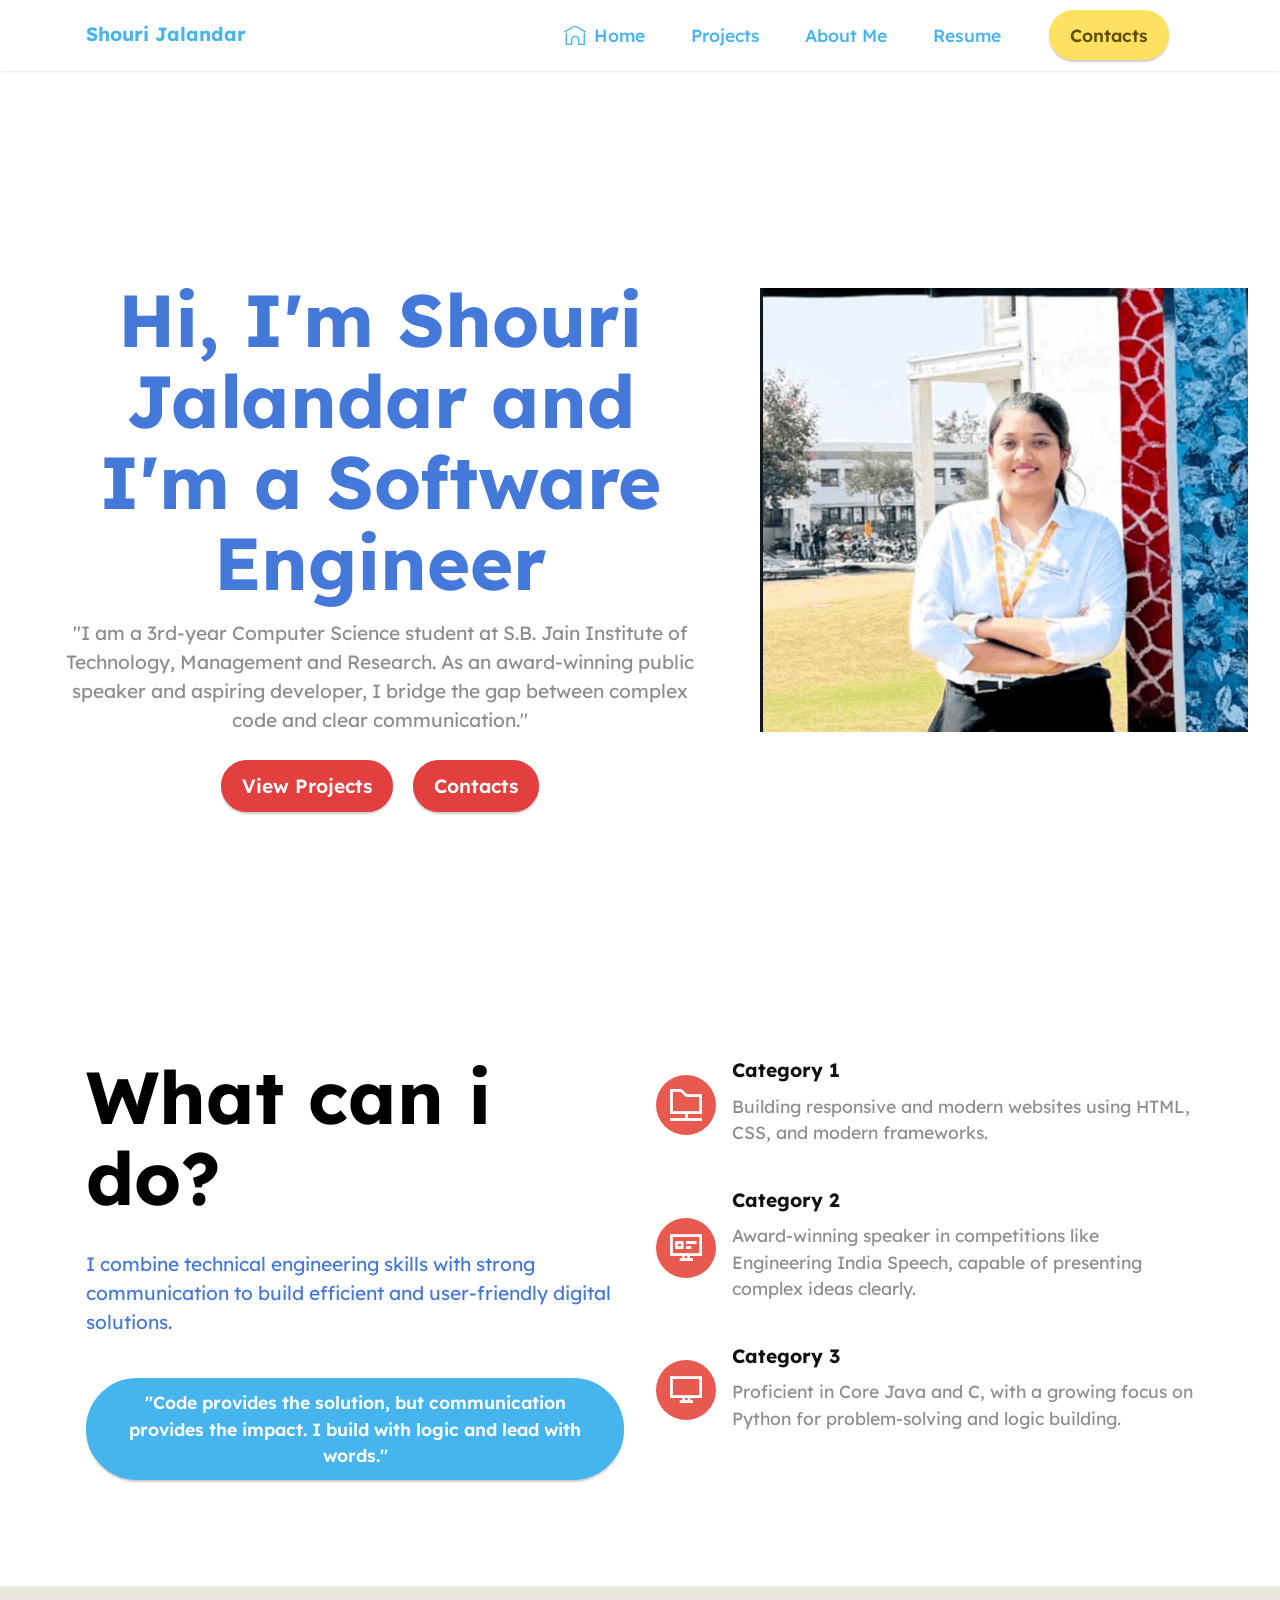
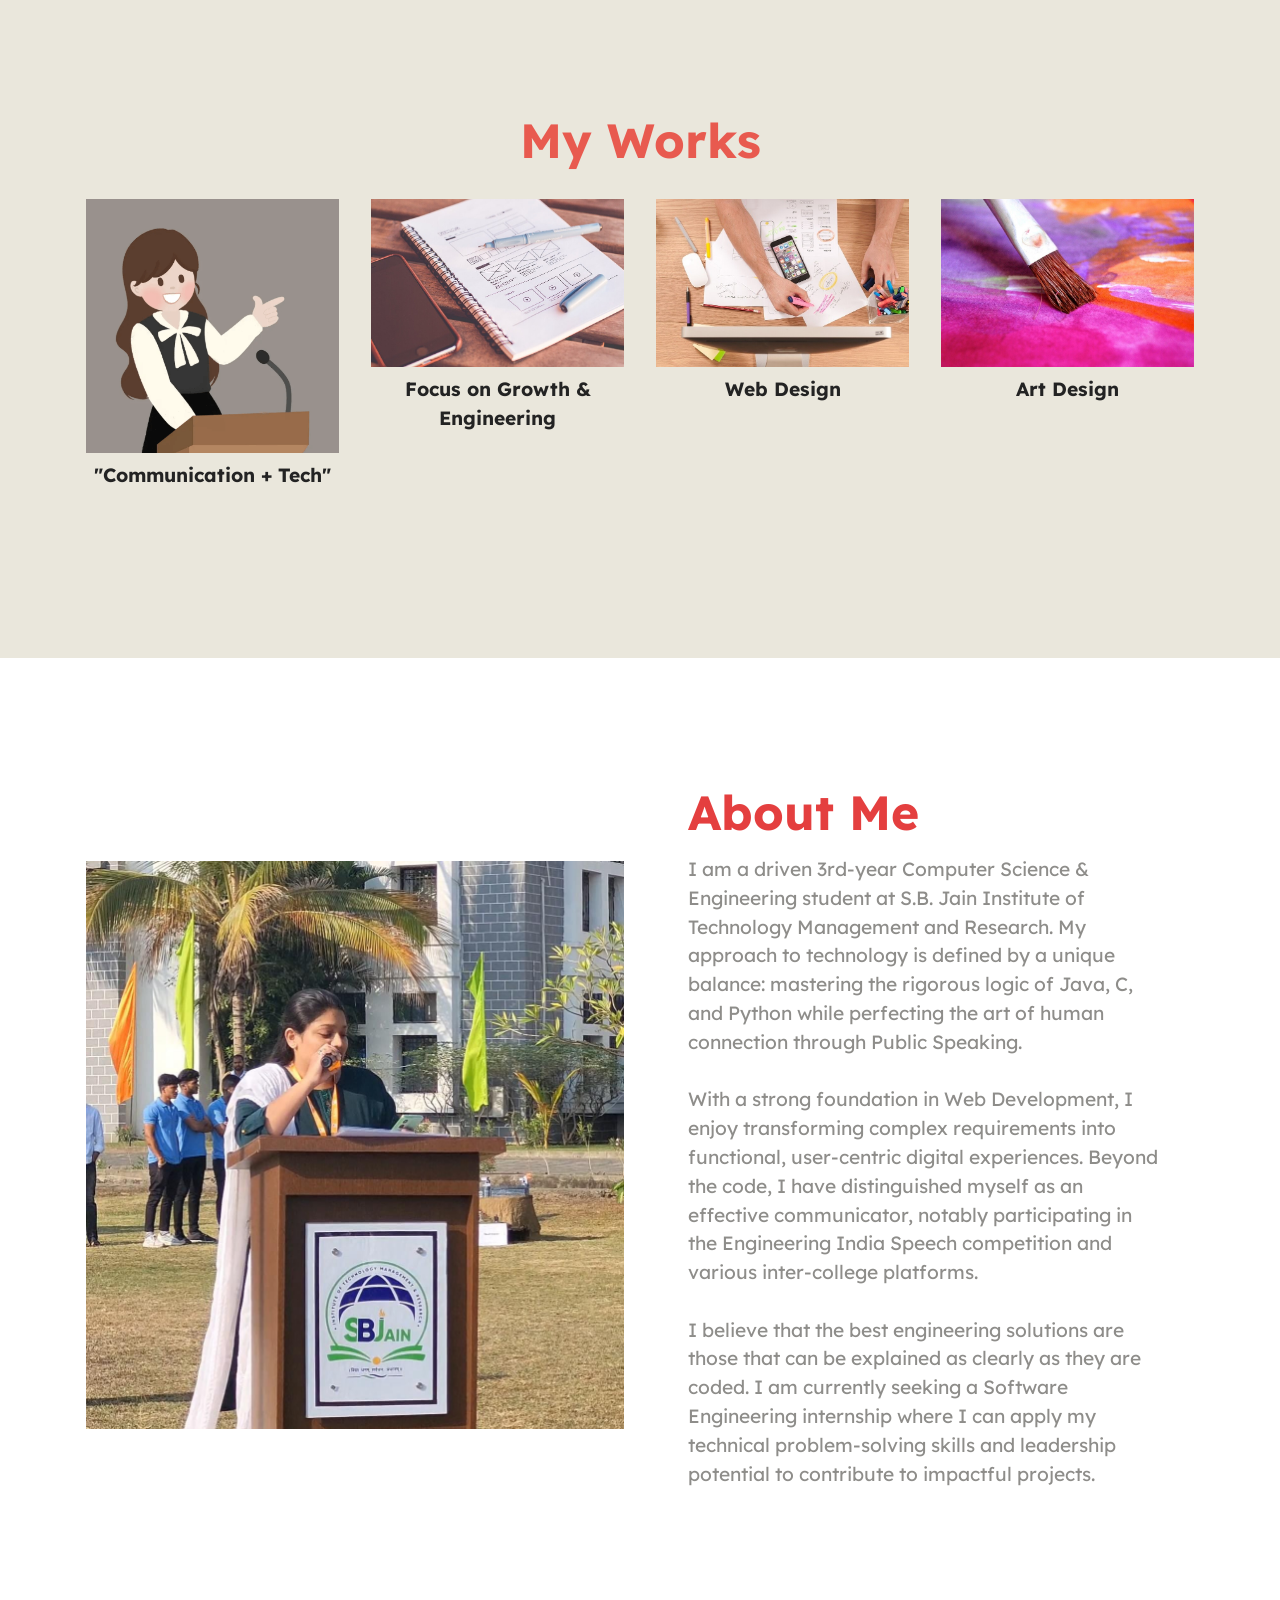
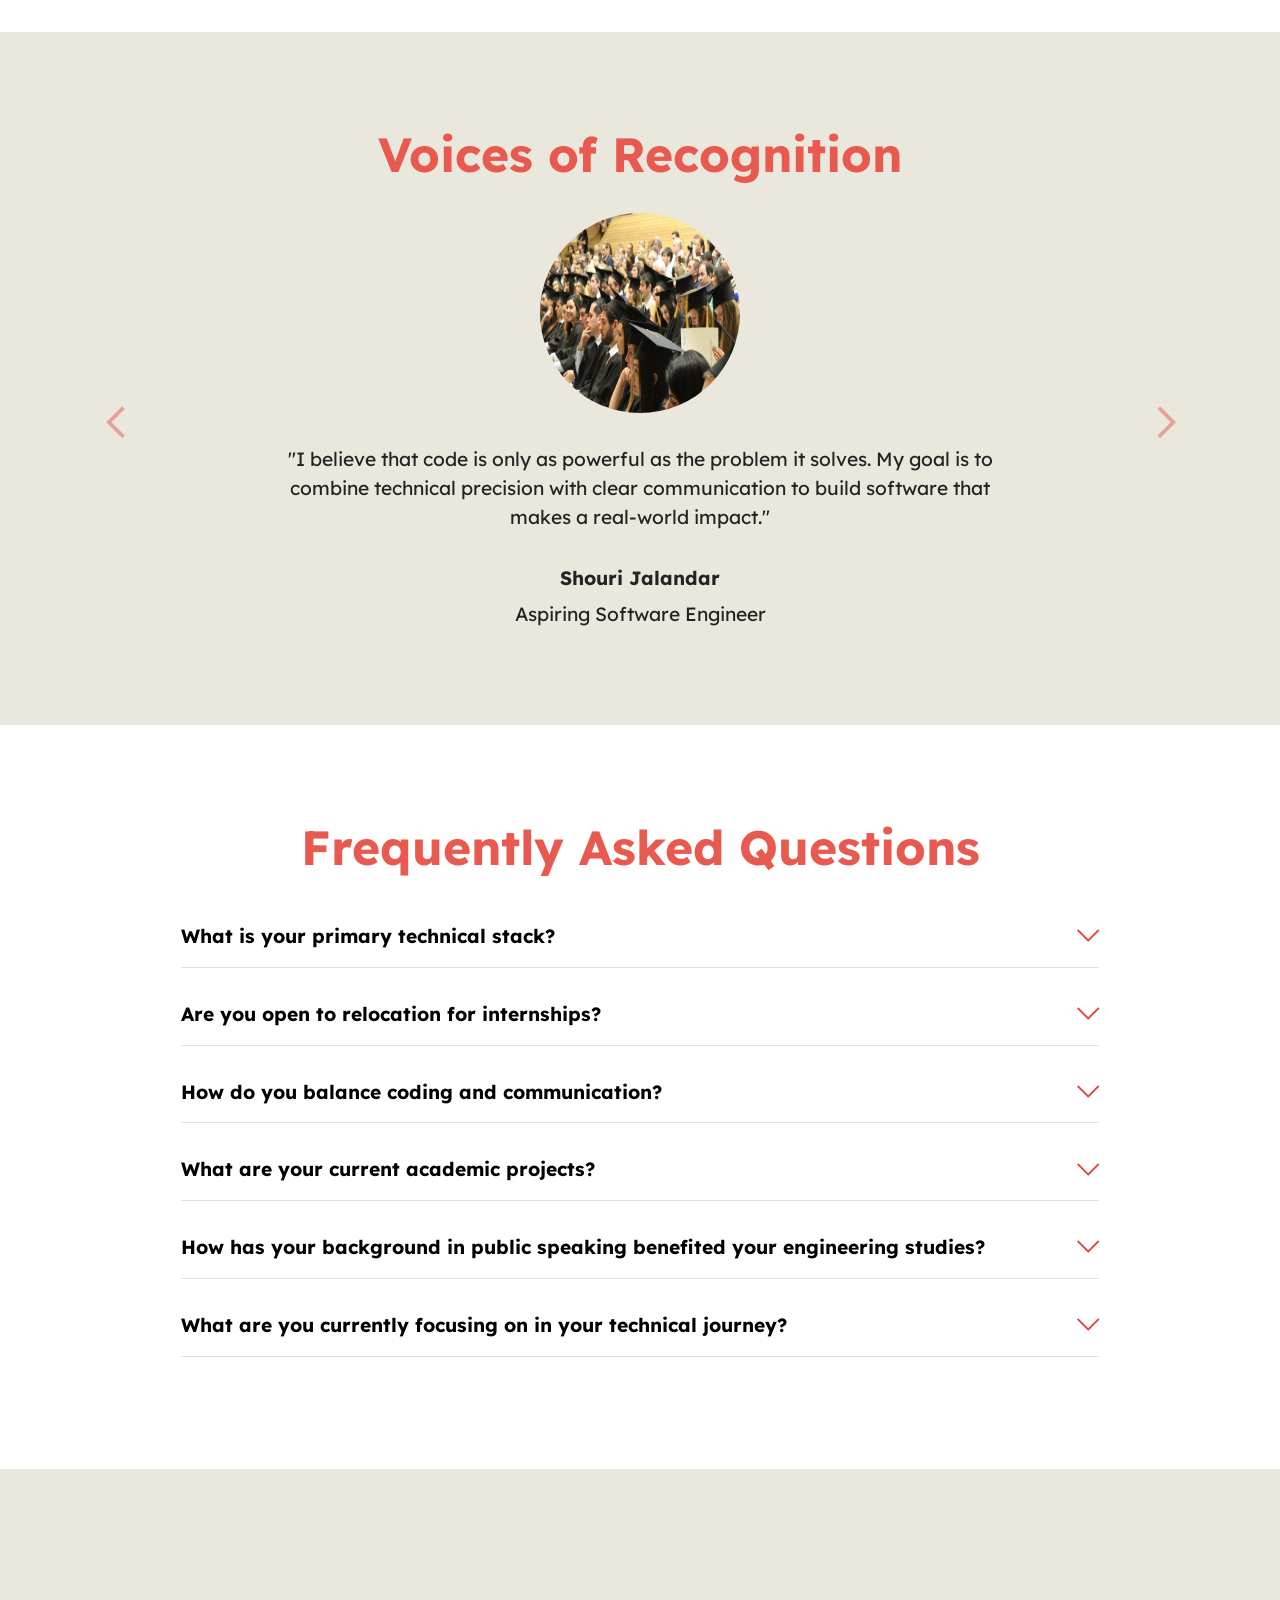
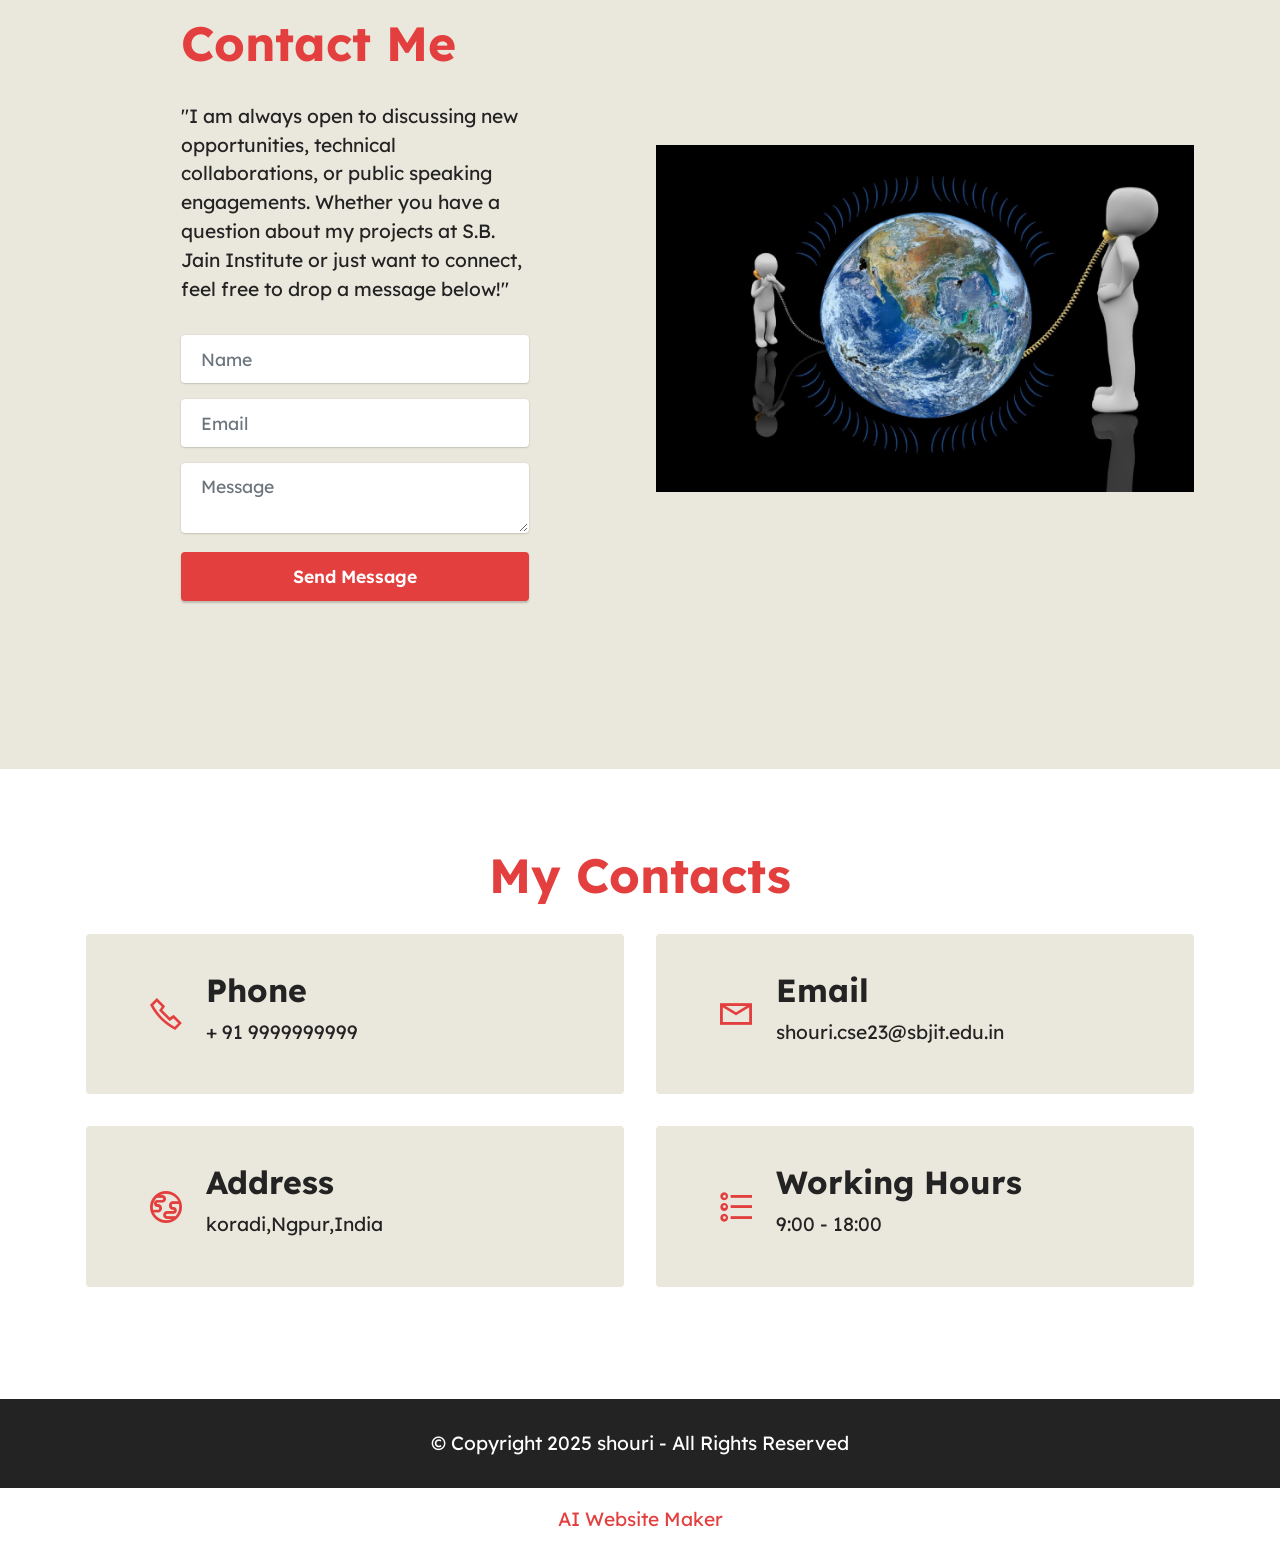
<file: index.html>
<!DOCTYPE html>
<html  >
<head>
  <!-- Site made with Mobirise Website Builder v6.1.12, https://mobirise.com -->
  <meta charset="UTF-8">
  <meta http-equiv="X-UA-Compatible" content="IE=edge">
  <meta name="generator" content="Mobirise v6.1.12, mobirise.com">
  <meta name="viewport" content="width=device-width, initial-scale=1, minimum-scale=1">
  <link rel="shortcut icon" href="assets/images/screenshot202026-01-1820183206-128x127.png" type="image/x-icon">
  <meta name="description" content=""I am a Software Engineer who bridges the gap between complex code and clear communication. I combine technical logic in Java and Python with award-winning public speaking to build and present impactful solutions."">
  
  
  <title>About Shouri Prashant Jalandar</title>
  <link rel="stylesheet" href="assets/web/assets/mobirise-icons2/mobirise2.css">
  <link rel="stylesheet" href="assets/web/assets/mobirise-icons-bold/mobirise-icons-bold.css">
  <link rel="stylesheet" href="assets/web/assets/mobirise-icons/mobirise-icons.css">
  <link rel="stylesheet" href="assets/bootstrap/css/bootstrap.min.css">
  <link rel="stylesheet" href="assets/dropdown/css/style.css">
  <link rel="stylesheet" href="assets/socicon/css/styles.css">
  <link rel="stylesheet" href="assets/theme/css/style.css">
  <link rel="preload" href="https://fonts.googleapis.com/css?family=Lexend:100,200,300,400,500,600,700,800,900&display=swap" as="style" onload="this.onload=null;this.rel='stylesheet'">
  <noscript><link rel="stylesheet" href="https://fonts.googleapis.com/css?family=Lexend:100,200,300,400,500,600,700,800,900&display=swap"></noscript>
  <link rel="preload" as="style" href="assets/mobirise/css/mbr-additional.css?v=19Euc2"><link rel="stylesheet" href="assets/mobirise/css/mbr-additional.css?v=19Euc2" type="text/css">

  
  
  
</head>
<body>
  
  <section data-bs-version="5.1" class="menu menu2 cid-sFF0ciwnEL" once="menu" id="menu2-0">
    
    <nav class="navbar navbar-dropdown navbar-fixed-top navbar-expand-lg">
        <div class="container">
            <div class="navbar-brand">
                
                <span class="navbar-caption-wrap"><a class="navbar-caption text-info display-7" href="https://mobiri.se">Shouri Jalandar</a></span>
            </div>
            <button class="navbar-toggler" type="button" data-toggle="collapse" data-bs-toggle="collapse" data-target="#navbarSupportedContent" data-bs-target="#navbarSupportedContent" aria-controls="navbarNavAltMarkup" aria-expanded="false" aria-label="Toggle navigation">
                <div class="hamburger">
                    <span></span>
                    <span></span>
                    <span></span>
                    <span></span>
                </div>
            </button>
            <div class="collapse navbar-collapse" id="navbarSupportedContent">
                <ul class="navbar-nav nav-dropdown" data-app-modern-menu="true"><li class="nav-item"><a class="nav-link link text-info display-4" href="#top"><span class="mbrib-home mbr-iconfont mbr-iconfont-btn"></span>Home</a></li>
                    <li class="nav-item"><a class="nav-link link text-info display-4" href="index.html#gallery5-3">Projects</a></li><li class="nav-item"><a class="nav-link link text-info display-4" href="index.html#image1-b">About Me</a></li>
                    <li class="nav-item"><a class="nav-link link text-info display-4" href="index.html#pricing2-c">Resume</a>
                    </li></ul>
                
                <div class="navbar-buttons mbr-section-btn"><a class="btn btn-warning display-4" href="index.html#form4-6">
                        Contacts</a></div>
            </div>
        </div>
    </nav>
</section>

<section data-bs-version="5.1" class="header11 cid-sFF0SGinka mbr-fullscreen" id="header11-1">

    

    

    <div class="container-fluid">
        <div class="row justify-content-center">
            <div class="col-12 col-md-5 image-wrapper">
                <img class="w-100" src="assets/images/screenshot202026-01-1120220913-652x594.webp" alt="Mobirise Website Builder">
            </div>
            <div class="col-12 col-md">
                <div class="text-wrapper text-center">
                    <h1 class="mbr-section-title mbr-fonts-style mb-3 display-1">
                        <strong>
</strong><div><strong><br></strong></div><div><strong>Hi, I'm Shouri Jalandar and I'm a Software Engineer</strong></div></h1>
                    <p class="mbr-text mbr-fonts-style display-7">"I am a 3rd-year Computer Science student at S.B. Jain Institute of Technology, Management and Research. As an award-winning public speaker and aspiring developer, I bridge the gap between complex code and clear communication."</p>
                    <div class="mbr-section-btn mt-3"><a class="btn btn-primary display-7" href="index.html#gallery5-3">View Projects</a> <a class="btn btn-secondary display-7" href="index.html#form4-6">Contacts</a></div>
                </div>
            </div>
        </div>
    </div>
</section>

<section data-bs-version="5.1" class="features12 cid-sFF3eJNZDT" id="features13-2">

    
    
    <div class="container">
        <div class="row justify-content-center">
            <div class="col-12 col-lg-6">
                <div class="card-wrapper">
                    <div class="card-box align-left">
                        <h4 class="card-title mbr-fonts-style mb-4 display-1"><strong>What can i do?</strong></h4>
                        <p class="mbr-text mbr-fonts-style mb-4 display-7">I combine technical engineering skills with strong communication to build efficient and user-friendly digital solutions.</p>
                        <div class="mbr-section-btn"><a class="btn btn-info display-4" href="https://mobiri.se">"Code provides the solution, but communication provides the impact. I build with logic and lead with words."</a></div>
                    </div>
                </div>
            </div>
            <div class="col-12 col-lg-6">
                <div class="item mbr-flex">
                    <div class="icon-box">
                        <span class="mbr-iconfont mobi-mbri-to-ftp mobi-mbri"></span>
                    </div>
                    <div class="text-box">
                        <h4 class="icon-title mbr-black mbr-fonts-style display-7"><strong>Category 1</strong></h4>
                        <h5 class="icon-text mbr-black mbr-fonts-style display-4">Building responsive and modern websites using HTML, CSS, and modern frameworks.</h5>
                    </div>
                </div>
                <div class="item mbr-flex">
                    <div class="icon-box">
                        <span class="mbr-iconfont mobi-mbri-sites mobi-mbri"></span>
                    </div>
                    <div class="text-box">
                        <h4 class="icon-title mbr-black mbr-fonts-style display-7"><strong>Category 2</strong></h4>
                        <h5 class="icon-text mbr-black mbr-fonts-style display-4">Award-winning speaker in competitions like Engineering India Speech, capable of presenting complex ideas clearly.</h5>
                    </div>
                </div>
                <div class="item mbr-flex">
                    <div class="icon-box">
                        <span class="mbr-iconfont mobi-mbri-desktop mobi-mbri"></span>
                    </div>
                    <div class="text-box">
                        <h4 class="icon-title mbr-black mbr-fonts-style display-7"><strong>Category 3</strong></h4>
                        <h5 class="icon-text mbr-black mbr-fonts-style display-4">Proficient in Core Java and C, with a growing focus on Python for problem-solving and logic building.</h5>
                    </div>
                </div>
            </div>
        </div>
    </div>
</section>

<section data-bs-version="5.1" class="gallery5 mbr-gallery cid-sFF3kfZheU" id="gallery5-3">
    

    

    <div class="container">
        <div class="mbr-section-head">
            <h3 class="mbr-section-title mbr-fonts-style align-center m-0 display-2"><strong>My Works</strong></h3>
            <h4 class="mbr-section-subtitle mbr-fonts-style align-center mb-0 mt-2 display-5"></h4>
        </div>
        <div class="row mbr-gallery mt-4">
            <div class="col-12 col-md-6 col-lg-3 item gallery-image">
                <div class="item-wrapper" data-toggle="modal" data-bs-toggle="modal" data-target="#v8F0rCf9vb-modal" data-bs-target="#v8F0rCf9vb-modal">
                    <img class="w-100" src="assets/images/screenshot202026-01-1120222806-444x447.webp" alt="Mobirise Website Builder" data-slide-to="0" data-bs-slide-to="0" data-target="#lb-v8F0rCf9vb" data-bs-target="#lb-v8F0rCf9vb">
                    <div class="icon-wrapper">
                        <span class="mobi-mbri mobi-mbri-search mbr-iconfont mbr-iconfont-btn"></span>
                    </div>
                </div>
                <h6 class="mbr-item-subtitle mbr-fonts-style align-center mb-2 mt-2 display-7"><strong>"Communication + Tech"</strong></h6>
            </div>
            <div class="col-12 col-md-6 col-lg-3 item gallery-image">
                <div class="item-wrapper" data-toggle="modal" data-bs-toggle="modal" data-target="#v8F0rCf9vb-modal" data-bs-target="#v8F0rCf9vb-modal">
                    <img class="w-100" src="assets/images/mbr-3.webp" alt="Mobirise Website Builder" data-slide-to="1" data-bs-slide-to="1" data-target="#lb-v8F0rCf9vb" data-bs-target="#lb-v8F0rCf9vb">
                    <div class="icon-wrapper">
                        <span class="mobi-mbri mobi-mbri-search mbr-iconfont mbr-iconfont-btn"></span>
                    </div>
                </div>
                <h6 class="mbr-item-subtitle mbr-fonts-style align-center mb-2 mt-2 display-7"><strong>Focus on Growth &amp; Engineering</strong></h6>
            </div>
            <div class="col-12 col-md-6 col-lg-3 item gallery-image">
                <div class="item-wrapper" data-toggle="modal" data-bs-toggle="modal" data-target="#v8F0rCf9vb-modal" data-bs-target="#v8F0rCf9vb-modal">
                    <img class="w-100" src="assets/images/mbr-4.webp" alt="Mobirise Website Builder" data-slide-to="2" data-bs-slide-to="2" data-target="#lb-v8F0rCf9vb" data-bs-target="#lb-v8F0rCf9vb">
                    <div class="icon-wrapper">
                        <span class="mobi-mbri mobi-mbri-search mbr-iconfont mbr-iconfont-btn"></span>
                    </div>
                </div>
                <h6 class="mbr-item-subtitle mbr-fonts-style align-center mb-2 mt-2 display-7"><strong>Web Design</strong></h6>
            </div>
            <div class="col-12 col-md-6 col-lg-3 item gallery-image">
                <div class="item-wrapper" data-toggle="modal" data-bs-toggle="modal" data-target="#v8F0rCf9vb-modal" data-bs-target="#v8F0rCf9vb-modal">
                    <img class="w-100" src="assets/images/mbr-6.webp" alt="Mobirise Website Builder" data-slide-to="3" data-bs-slide-to="3" data-target="#lb-v8F0rCf9vb" data-bs-target="#lb-v8F0rCf9vb">
                    <div class="icon-wrapper">
                        <span class="mobi-mbri mobi-mbri-search mbr-iconfont mbr-iconfont-btn"></span>
                    </div>
                </div>
                <h6 class="mbr-item-subtitle mbr-fonts-style align-center mb-2 mt-2 display-7"><strong>Art Design</strong></h6>
            </div>
        </div>

        <div class="modal mbr-slider" tabindex="-1" role="dialog" aria-hidden="true" id="v8F0rCf9vb-modal">
            <div class="modal-dialog" role="document">
                <div class="modal-content">
                    <div class="modal-body">
                        <div class="carousel slide" id="lb-v8F0rCf9vb" data-interval="5000" data-bs-interval="5000">
                            <div class="carousel-inner">
                                <div class="carousel-item active">
                                    <img class="d-block w-100" src="assets/images/screenshot202026-01-1120222806-444x447.webp" alt="Mobirise Website Builder">
                                </div>
                                <div class="carousel-item">
                                    <img class="d-block w-100" src="assets/images/mbr-3.webp" alt="Mobirise Website Builder">
                                </div>
                                <div class="carousel-item">
                                    <img class="d-block w-100" src="assets/images/mbr-4.webp" alt="Mobirise Website Builder">
                                </div>
                                <div class="carousel-item">
                                    <img class="d-block w-100" src="assets/images/mbr-6.webp" alt="Mobirise Website Builder">
                                </div>
                            </div>
                            <ol class="carousel-indicators">
                                <li data-slide-to="0" data-bs-slide-to="0" class="active" data-target="#lb-v8F0rCf9vb" data-bs-target="#lb-v8F0rCf9vb"></li>
                                <li data-slide-to="1" data-bs-slide-to="1" data-target="#lb-v8F0rCf9vb" data-bs-target="#lb-v8F0rCf9vb"></li>
                                <li data-slide-to="2" data-bs-slide-to="2" data-target="#lb-v8F0rCf9vb" data-bs-target="#lb-v8F0rCf9vb"></li>
                                <li data-slide-to="3" data-bs-slide-to="3" data-target="#lb-v8F0rCf9vb" data-bs-target="#lb-v8F0rCf9vb"></li>
                            </ol>
                            <a role="button" href="" class="close" data-dismiss="modal" data-bs-dismiss="modal" aria-label="Close">
                            </a>
                            <a class="carousel-control-prev carousel-control" role="button" data-slide="prev" data-bs-slide="prev" href="#lb-v8F0rCf9vb">
                                <span class="mobi-mbri mobi-mbri-arrow-prev" aria-hidden="true"></span>
                                <span class="sr-only visually-hidden">Previous</span>
                            </a>
                            <a class="carousel-control-next carousel-control" role="button" data-slide="next" data-bs-slide="next" href="#lb-v8F0rCf9vb">
                                <span class="mobi-mbri mobi-mbri-arrow-next" aria-hidden="true"></span>
                                <span class="sr-only visually-hidden">Next</span>
                            </a>
                        </div>
                    </div>
                </div>
            </div>
        </div>
    </div>
</section>

<section data-bs-version="5.1" class="image1 cid-sFF75ZhH2d" id="image1-b">
    

    

    <div class="container">
        <div class="row align-items-center">
            <div class="col-12 col-lg-6">
                <div class="image-wrapper">
                    <img src="assets/images/whatsapp20image202026-01-1820at206.20.0320pm-1080x1141.webp" alt="Mobirise Website Builder">
                    
                </div>
            </div>
            <div class="col-12 col-lg">
                <div class="text-wrapper">
                    <h3 class="mbr-section-title mbr-fonts-style mb-3 display-2">
                        <strong>About Me</strong></h3>
                    <p class="mbr-text mbr-fonts-style display-7">I am a driven 3rd-year Computer Science &amp; Engineering student at S.B. Jain Institute of Technology Management and Research. My approach to technology is defined by a unique balance: mastering the rigorous logic of Java, C, and Python while perfecting the art of human connection through Public Speaking.<br><br>With a strong foundation in Web Development, I enjoy transforming complex requirements into functional, user-centric digital experiences. Beyond the code, I have distinguished myself as an effective communicator, notably participating in the Engineering India Speech competition and various inter-college platforms.<br><br>I believe that the best engineering solutions are those that can be explained as clearly as they are coded. I am currently seeking a Software Engineering internship where I can apply my technical problem-solving skills and leadership potential to contribute to impactful projects.</p>
                </div>
            </div>
        </div>
    </div>
</section>

<section data-bs-version="5.1" class="testimonails3 carousel slide testimonials-slider cid-sFF3oey64R" data-interval="false" data-bs-interval="false" id="testimonials3-5">

    

    

    <div class="text-center container">
        <h3 class="mb-4 mbr-fonts-style display-2"><strong>Voices of Recognition</strong></h3>

        <div class="carousel slide" role="listbox" data-pause="true" data-keyboard="false" data-ride="carousel" data-bs-ride="carousel" data-interval="8000" data-bs-interval="8000">
            <div class="carousel-inner">
                
                
            <div class="carousel-item">
                    <div class="user col-md-8">
                        <div class="user_image">
                            <img src="assets/images/mbr-400x267.webp" alt="">
                        </div>
                        <div class="user_text mb-4">
                            <p class="mbr-fonts-style display-7">
                                "I believe that code is only as powerful as the problem it solves. My goal is to combine technical precision with clear communication to build software that makes a real-world impact."
                            </p>
                        </div>
                        <div class="user_name mbr-fonts-style mb-2 display-7"><strong>Shouri Jalandar</strong></div>
                        <div class="user_desk mbr-fonts-style display-7">Aspiring Software Engineer</div>
                    </div>
                </div><div class="carousel-item">
                    <div class="user col-md-8">
                        <div class="user_image">
                            <img src="assets/images/whatsapp20image202026-01-1820at206.20.0320pm-400x423.webp" alt="">
                        </div>
                        <div class="user_text mb-4">
                            <p class="mbr-fonts-style display-7">
                                "Representing S.B. Jain at the Engineering India Speech competition was a milestone in my journey. It taught me that an engineer's greatest tool is the ability to articulate a vision."
                            </p>
                        </div>
                        <div class="user_name mbr-fonts-style mb-2 display-7"><strong>Competition Achievement</strong></div>
                        <div class="user_desk mbr-fonts-style display-7">Public Speaking &amp; Leadership</div>
                    </div>
                </div><div class="carousel-item">
                    <div class="user col-md-8">
                        <div class="user_image">
                            <img src="assets/images/screenshot202026-01-1820182224-400x508.webp" alt="">
                        </div>
                        <div class="user_text mb-4">
                            <p class="mbr-fonts-style display-7">
                                "Innovation is the result of logical thinking meeting creative communication."
                            </p>
                        </div>
                        <div class="user_name mbr-fonts-style mb-2 display-7"><strong>Shouri Jalandar</strong></div>
                        <div class="user_desk mbr-fonts-style display-7">CSE Student</div>
                    </div>
                </div></div>

            <div class="carousel-controls">
                <a class="carousel-control-prev" role="button" data-slide="prev" data-bs-slide="prev">
                    <span aria-hidden="true" class="mobi-mbri mobi-mbri-arrow-prev mbr-iconfont"></span>
                    <span class="sr-only visually-hidden">Previous</span>
                </a>

                <a class="carousel-control-next" role="button" data-slide="next" data-bs-slide="next">
                    <span aria-hidden="true" class="mobi-mbri mobi-mbri-arrow-next mbr-iconfont"></span>
                    <span class="sr-only visually-hidden">Next</span>
                </a>
            </div>
        </div>
    </div>
</section>

<section data-bs-version="5.1" class="content16 cid-sFF5Wb1ZQt" id="content16-a">

    

    
    <div class="container">
        <div class="row justify-content-center">
            <div class="col-12 col-md-10">
                <div class="mbr-section-head align-center mb-4">
                    <h3 class="mbr-section-title mb-0 mbr-fonts-style display-2"><strong>Frequently Asked Questions</strong></h3>
                    
                </div>
                <div id="bootstrap-accordion_8" class="panel-group accordionStyles accordion" role="tablist" aria-multiselectable="true">
                    <div class="card mb-3">
                        <div class="card-header" role="tab" id="headingOne">
                            <a role="button" class="panel-title collapsed" data-toggle="collapse" data-bs-toggle="collapse" data-core="" href="#collapse1_8" aria-expanded="false" aria-controls="collapse1">
                                <h6 class="panel-title-edit mbr-fonts-style mb-0 display-7"><strong>What is your primary technical stack?</strong></h6>
                                <span class="sign mbr-iconfont mbri-arrow-down"></span>
                            </a>
                        </div>
                        <div id="collapse1_8" class="panel-collapse noScroll collapse" role="tabpanel" aria-labelledby="headingOne" data-parent="#accordion" data-bs-parent="#bootstrap-accordion_8">
                            <div class="panel-body">
                                <p class="mbr-fonts-style panel-text display-4">I specialize in Java and C, with a strong focus on Web Development using HTML, CSS, and Bootstrap. I am also currently building advanced concepts in Python. </p>
                            </div>
                        </div>
                    </div>
                    <div class="card mb-3">
                        <div class="card-header" role="tab" id="headingOne">
                            <a role="button" class="panel-title collapsed" data-toggle="collapse" data-bs-toggle="collapse" data-core="" href="#collapse2_8" aria-expanded="false" aria-controls="collapse2">
                                <h6 class="panel-title-edit mbr-fonts-style mb-0 display-7"><strong>Are you open to relocation for internships?</strong></h6>
                                <span class="sign mbr-iconfont mbri-arrow-down"></span>
                            </a>
                        </div>
                        <div id="collapse2_8" class="panel-collapse noScroll collapse" role="tabpanel" aria-labelledby="headingOne" data-parent="#accordion" data-bs-parent="#bootstrap-accordion_8">
                            <div class="panel-body">
                                <p class="mbr-fonts-style panel-text display-4">
                                    Yes, I am eager to explore opportunities in different tech hubs to gain diverse industry exposure. </p>
                            </div>
                        </div>
                    </div>
                    <div class="card mb-3">
                        <div class="card-header" role="tab" id="headingOne">
                            <a role="button" class="panel-title collapsed" data-toggle="collapse" data-bs-toggle="collapse" data-core="" href="#collapse3_8" aria-expanded="false" aria-controls="collapse3">
                                <h6 class="panel-title-edit mbr-fonts-style mb-0 display-7"><strong>How do you balance coding and communication?</strong></h6>
                                <span class="sign mbr-iconfont mbri-arrow-down"></span>
                            </a>
                        </div>
                        <div id="collapse3_8" class="panel-collapse noScroll collapse" role="tabpanel" aria-labelledby="headingOne" data-parent="#accordion" data-bs-parent="#bootstrap-accordion_8">
                            <div class="panel-body">
                                <p class="mbr-fonts-style panel-text display-4">
                                    I believe they are inseparable. My experience in speech competitions allows me to document and present my code effectively to both technical and non-technical stakeholders. </p>
                            </div>
                        </div>
                    </div>
                    <div class="card mb-3">
                        <div class="card-header" role="tab" id="headingOne">
                            <a role="button" class="panel-title collapsed" data-toggle="collapse" data-bs-toggle="collapse" data-core="" href="#collapse4_8" aria-expanded="false" aria-controls="collapse4">
                                <h6 class="panel-title-edit mbr-fonts-style mb-0 display-7"><strong>What are your current academic projects?</strong></h6>
                                <span class="sign mbr-iconfont mbri-arrow-down"></span>
                            </a>
                        </div>
                        <div id="collapse4_8" class="panel-collapse noScroll collapse" role="tabpanel" aria-labelledby="headingOne" data-parent="#accordion" data-bs-parent="#bootstrap-accordion_8">
                            <div class="panel-body">
                                <p class="mbr-fonts-style panel-text display-4">
                                    I am currently working on a personal portfolio and exploring backend logic through Java-based applications at S.B. Jain Institute. </p>
                            </div>
                        </div>
                    </div>
                    <div class="card mb-3">
                        <div class="card-header" role="tab" id="headingOne">
                            <a role="button" class="panel-title collapsed" data-toggle="collapse" data-bs-toggle="collapse" data-core="" href="#collapse5_8" aria-expanded="false" aria-controls="collapse5">
                                <h6 class="panel-title-edit mbr-fonts-style mb-0 display-7"><strong>How has your background in public speaking benefited your engineering studies?</strong></h6>
                                <span class="sign mbr-iconfont mbri-arrow-down"></span>
                            </a>
                        </div>
                        <div id="collapse5_8" class="panel-collapse noScroll collapse" role="tabpanel" aria-labelledby="headingOne" data-parent="#accordion" data-bs-parent="#bootstrap-accordion_8">
                            <div class="panel-body">
                                <p class="mbr-fonts-style panel-text display-4">
                                    "Public speaking has sharpened my ability to think on my feet and structure my thoughts logically. In engineering, this translates to better documentation, clearer team collaboration, and the ability to present technical architectures confidently during project reviews." </p>
                            </div>
                        </div>
                    </div>
                    <div class="card mb-3">
                        <div class="card-header" role="tab" id="headingOne">
                            <a role="button" class="panel-title collapsed" data-toggle="collapse" data-bs-toggle="collapse" data-core="" href="#collapse6_8" aria-expanded="false" aria-controls="collapse6">
                                <h6 class="panel-title-edit mbr-fonts-style mb-0 display-7"><strong>What are you currently focusing on in your technical journey?</strong></h6>
                                <span class="sign mbr-iconfont mbri-arrow-down"></span>
                            </a>
                        </div>
                        <div id="collapse6_8" class="panel-collapse noScroll collapse" role="tabpanel" aria-labelledby="headingOne" data-parent="#accordion" data-bs-parent="#bootstrap-accordion_8">
                            <div class="panel-body">
                                <p class="mbr-fonts-style panel-text display-4">
                                    "While I have a strong foundation in Java and C, I am currently deep-diving into Python concepts. My goal is to leverage Python’s versatility for automation and backend development to complement my existing web development skills." </p>
                            </div>
                        </div>
                    </div>
                </div>
            </div>
        </div>
    </div>
</section>

<section data-bs-version="5.1" class="form4 cid-sFF3qL4anb mbr-fullscreen" id="form4-6">

    

    

    <div class="container">
        <div class="row content-wrapper justify-content-center">
            <div class="col-lg-4 offset-lg-1 mbr-form" data-form-type="formoid">
<!--Formbuilder Form-->
<form action="https://mobirise.eu/" method="POST" class="mbr-form form-with-styler" data-form-title="Form Name"><input type="hidden" name="email" data-form-email="true" value="Ql7Yiavq+hvoa+D4rVssYDGAfby+1mIXvmL1Uz1mI5t7dAWOe+YQqvlW0sSA/FLEb5PCOMfhuf02mPUMuQc6ZbGxluMJgzbccuKehfM8jEfHrjqiZjttg4QuhAcudc9A">
<div class="row">
<div hidden="hidden" data-form-alert="" class="alert alert-success col-12">Thanks for filling out the form!</div>
<div hidden="hidden" data-form-alert-danger="" class="alert alert-danger col-12">Oops...! some problem!</div>
</div>
<div class="dragArea row">
<div class="col-lg-12 col-md-12 col-sm-12">
<h1 class="mbr-section-title mb-4 display-2"><strong>Contact Me</strong></h1>
</div>
<div class="col-lg-12 col-md-12 col-sm-12">
<p class="mbr-text mbr-fonts-style mb-4 display-7"> "I am always open to discussing new opportunities, technical collaborations, or public speaking engagements. Whether you have a question about my projects at S.B. Jain Institute or just want to connect, feel free to drop a message below!"</p>
</div>
<div data-for="name" class="col-lg-12 col-md col-12 form-group mb-3">
<input type="text" name="name" placeholder="Name" data-form-field="name" class="form-control display-7" value="" id="name-form4-6">
</div>
<div data-for="email" class="col-lg-12 col-md col-12 form-group mb-3">
<input type="email" name="email" placeholder="Email" data-form-field="email" class="form-control display-7" value="" id="email-form4-6">
</div>
<div class="col-lg-12 col-md-12 col-sm-12 form-group" data-for="textarea">
<textarea name="textarea" placeholder="Message" data-form-field="textarea" class="form-control display-7" id="textarea-form4-6"></textarea>
</div>
<div class="col-12 col-md-auto mbr-section-btn"><button type="submit" class="btn btn-secondary display-4">Send Message</button></div>
</div>
</form><!--Formbuilder Form-->
</div>
            <div class="col-lg-6 offset-lg-1 col-12">
                <div class="image-wrapper">
                    <img class="w-100" src="assets/images/mbr-1256x810.webp" alt="Mobirise Website Builder">
                </div>
            </div>
        </div>
    </div>
</section>

<section data-bs-version="5.1" class="contacts2 cid-sFF3B84VW8" id="contacts2-8">
    <!---->
    
    
    <div class="container">
        <div class="mbr-section-head">
            <h3 class="mbr-section-title mbr-fonts-style align-center mb-0 display-2">
                <strong>My Contacts</strong>
            </h3>
            
        </div>
        <div class="row justify-content-center mt-4">
            <div class="card col-12 col-md-6">
                <div class="card-wrapper">
                    <div class="image-wrapper">
                        <span class="mbr-iconfont mobi-mbri-phone mobi-mbri"></span>
                    </div>
                    <div class="text-wrapper">
                        <h6 class="card-title mbr-fonts-style mb-1 display-5">
                            <strong>Phone</strong>
                        </h6>
                        <p class="mbr-text mbr-fonts-style display-7">+ 91 9999999999</p>
                    </div>
                </div>
            </div>
            <div class="card col-12 col-md-6">
                <div class="card-wrapper">
                    <div class="image-wrapper">
                        <span class="mbr-iconfont mobi-mbri-letter mobi-mbri"></span>
                    </div>
                    <div class="text-wrapper">
                        <h6 class="card-title mbr-fonts-style mb-1 display-5">
                            <strong>Email</strong>
                        </h6>
                        <p class="mbr-text mbr-fonts-style display-7">shouri.cse23@sbjit.edu.in</p>
                    </div>
                </div>
            </div>
            <div class="card col-12 col-md-6">
                <div class="card-wrapper">
                    <div class="image-wrapper">
                        <span class="mbr-iconfont mobi-mbri-globe mobi-mbri"></span>
                    </div>
                    <div class="text-wrapper">
                        <h6 class="card-title mbr-fonts-style mb-1 display-5">
                            <strong>Address</strong>
                        </h6>
                        <p class="mbr-text mbr-fonts-style display-7">koradi,Ngpur,India</p>
                    </div>
                </div>
            </div>
            <div class="card col-12 col-md-6">
                <div class="card-wrapper">
                    <div class="image-wrapper">
                        <span class="mbr-iconfont mobi-mbri-bulleted-list mobi-mbri"></span>
                    </div>
                    <div class="text-wrapper">
                        <h6 class="card-title mbr-fonts-style mb-1 display-5">
                            <strong>Working Hours</strong>
                        </h6>
                        <p class="mbr-text mbr-fonts-style display-7">
                            9:00 - 18:00
                        </p>
                    </div>
                </div>
            </div>
        </div>
    </div>
</section>

<section data-bs-version="5.1" class="footer7 cid-sFF3CYc3p7" once="footers" id="footer7-9">

    

    

    <div class="container">
        <div class="media-container-row align-center mbr-white">
            <div class="col-12">
                <p class="mbr-text mb-0 mbr-fonts-style display-7">
                    © Copyright 2025 shouri - All Rights Reserved
                </p>
            </div>
        </div>
    </div>
</section><section class="display-7" style="padding: 0;align-items: center;justify-content: center;flex-wrap: wrap;    align-content: center;display: flex;position: relative;height: 4rem;"><a href="https://mobiri.se/4422370" style="flex: 1 1;height: 4rem;position: absolute;width: 100%;z-index: 1;"><img alt="" style="height: 4rem;" src="[data-uri]"></a><p style="margin: 0;text-align: center;" class="display-7">&#8204;</p><a style="z-index:1" href="https://mobirise.com/builder/ai-website-maker.html">AI Website Maker</a></section><script src="assets/bootstrap/js/bootstrap.bundle.min.js"></script>  <script src="assets/smoothscroll/smooth-scroll.js"></script>  <script src="assets/ytplayer/index.js"></script>  <script src="assets/dropdown/js/navbar-dropdown.js"></script>  <script src="assets/mbr-switch-arrow/mbr-switch-arrow.js"></script>  <script src="assets/theme/js/script.js"></script>  <script src="assets/formoid/formoid.min.js"></script>  
  
  
</body>
</html>
</file>
<file: assets/web/assets/mobirise-icons2/mobirise2.css>
@font-face {
  font-family: 'Moririse2';
  font-display: swap;
  src:  url('mobirise2.eot?f2bix4');
  src:  url('mobirise2.eot?f2bix4#iefix') format('embedded-opentype'),
    url('mobirise2.woff2?f2bix4') format('woff2'),
    url('mobirise2.woff?f2bix4') format('woff'),
    url('mobirise2.ttf?f2bix4') format('truetype'),
    url('mobirise2.svg?f2bix4#mobirise2') format('svg');
  font-weight: normal;
  font-style: normal;
}

[class^="mobi-"], [class*=" mobi-"] {
  /* use !important to prevent issues with browser extensions that change fonts */
  font-family: 'Moririse2' !important;
  speak: none;
  font-style: normal;
  font-weight: normal;
  font-variant: normal;
  text-transform: none;
  line-height: 1;

  /* Better Font Rendering =========== */
  -webkit-font-smoothing: antialiased;
  -moz-osx-font-smoothing: grayscale;
}

.mobi-mbri-add-submenu:before {
  content: "\e900";
}
.mobi-mbri-alert:before {
  content: "\e901";
}
.mobi-mbri-align-center:before {
  content: "\e902";
}
.mobi-mbri-align-justify:before {
  content: "\e903";
}
.mobi-mbri-align-left:before {
  content: "\e904";
}
.mobi-mbri-align-right:before {
  content: "\e905";
}
.mobi-mbri-android:before {
  content: "\e906";
}
.mobi-mbri-apple:before {
  content: "\e907";
}
.mobi-mbri-arrow-down:before {
  content: "\e908";
}
.mobi-mbri-arrow-next:before {
  content: "\e909";
}
.mobi-mbri-arrow-prev:before {
  content: "\e90a";
}
.mobi-mbri-arrow-up:before {
  content: "\e90b";
}
.mobi-mbri-bold:before {
  content: "\e90c";
}
.mobi-mbri-bookmark:before {
  content: "\e90d";
}
.mobi-mbri-bootstrap:before {
  content: "\e90e";
}
.mobi-mbri-briefcase:before {
  content: "\e90f";
}
.mobi-mbri-browse:before {
  content: "\e910";
}
.mobi-mbri-bulleted-list:before {
  content: "\e911";
}
.mobi-mbri-calendar:before {
  content: "\e912";
}
.mobi-mbri-camera:before {
  content: "\e913";
}
.mobi-mbri-cart-add:before {
  content: "\e914";
}
.mobi-mbri-cart-full:before {
  content: "\e915";
}
.mobi-mbri-cash:before {
  content: "\e916";
}
.mobi-mbri-change-style:before {
  content: "\e917";
}
.mobi-mbri-chat:before {
  content: "\e918";
}
.mobi-mbri-clock:before {
  content: "\e919";
}
.mobi-mbri-close:before {
  content: "\e91a";
}
.mobi-mbri-cloud:before {
  content: "\e91b";
}
.mobi-mbri-code:before {
  content: "\e91c";
}
.mobi-mbri-contact-form:before {
  content: "\e91d";
}
.mobi-mbri-credit-card:before {
  content: "\e91e";
}
.mobi-mbri-cursor-click:before {
  content: "\e91f";
}
.mobi-mbri-cust-feedback:before {
  content: "\e920";
}
.mobi-mbri-database:before {
  content: "\e921";
}
.mobi-mbri-delivery:before {
  content: "\e922";
}
.mobi-mbri-desktop:before {
  content: "\e923";
}
.mobi-mbri-devices:before {
  content: "\e924";
}
.mobi-mbri-down:before {
  content: "\e925";
}
.mobi-mbri-download-2:before {
  content: "\e926";
}
.mobi-mbri-download:before {
  content: "\e927";
}
.mobi-mbri-drag-n-drop-2:before {
  content: "\e928";
}
.mobi-mbri-drag-n-drop:before {
  content: "\e929";
}
.mobi-mbri-edit-2:before {
  content: "\e92a";
}
.mobi-mbri-edit:before {
  content: "\e92b";
}
.mobi-mbri-error:before {
  content: "\e92c";
}
.mobi-mbri-extension:before {
  content: "\e92d";
}
.mobi-mbri-features:before {
  content: "\e92e";
}
.mobi-mbri-file:before {
  content: "\e92f";
}
.mobi-mbri-flag:before {
  content: "\e930";
}
.mobi-mbri-folder:before {
  content: "\e931";
}
.mobi-mbri-gift:before {
  content: "\e932";
}
.mobi-mbri-github:before {
  content: "\e933";
}
.mobi-mbri-globe-2:before {
  content: "\e934";
}
.mobi-mbri-globe:before {
  content: "\e935";
}
.mobi-mbri-growing-chart:before {
  content: "\e936";
}
.mobi-mbri-hearth:before {
  content: "\e937";
}
.mobi-mbri-help:before {
  content: "\e938";
}
.mobi-mbri-home:before {
  content: "\e939";
}
.mobi-mbri-hot-cup:before {
  content: "\e93a";
}
.mobi-mbri-idea:before {
  content: "\e93b";
}
.mobi-mbri-image-gallery:before {
  content: "\e93c";
}
.mobi-mbri-image-slider:before {
  content: "\e93d";
}
.mobi-mbri-info:before {
  content: "\e93e";
}
.mobi-mbri-italic:before {
  content: "\e93f";
}
.mobi-mbri-key:before {
  content: "\e940";
}
.mobi-mbri-laptop:before {
  content: "\e941";
}
.mobi-mbri-layers:before {
  content: "\e942";
}
.mobi-mbri-left-right:before {
  content: "\e943";
}
.mobi-mbri-left:before {
  content: "\e944";
}
.mobi-mbri-letter:before {
  content: "\e945";
}
.mobi-mbri-like:before {
  content: "\e946";
}
.mobi-mbri-link:before {
  content: "\e947";
}
.mobi-mbri-lock:before {
  content: "\e948";
}
.mobi-mbri-login:before {
  content: "\e949";
}
.mobi-mbri-logout:before {
  content: "\e94a";
}
.mobi-mbri-magic-stick:before {
  content: "\e94b";
}
.mobi-mbri-map-pin:before {
  content: "\e94c";
}
.mobi-mbri-menu:before {
  content: "\e94d";
}
.mobi-mbri-mobile-2:before {
  content: "\e94e";
}
.mobi-mbri-mobile-horizontal:before {
  content: "\e94f";
}
.mobi-mbri-mobile:before {
  content: "\e950";
}
.mobi-mbri-mobirise:before {
  content: "\e951";
}
.mobi-mbri-more-horizontal:before {
  content: "\e952";
}
.mobi-mbri-more-vertical:before {
  content: "\e953";
}
.mobi-mbri-music:before {
  content: "\e954";
}
.mobi-mbri-new-file:before {
  content: "\e955";
}
.mobi-mbri-numbered-list:before {
  content: "\e956";
}
.mobi-mbri-opened-folder:before {
  content: "\e957";
}
.mobi-mbri-pages:before {
  content: "\e958";
}
.mobi-mbri-paper-plane:before {
  content: "\e959";
}
.mobi-mbri-paperclip:before {
  content: "\e95a";
}
.mobi-mbri-phone:before {
  content: "\e95b";
}
.mobi-mbri-photo:before {
  content: "\e95c";
}
.mobi-mbri-photos:before {
  content: "\e95d";
}
.mobi-mbri-pin:before {
  content: "\e95e";
}
.mobi-mbri-play:before {
  content: "\e95f";
}
.mobi-mbri-plus:before {
  content: "\e960";
}
.mobi-mbri-preview:before {
  content: "\e961";
}
.mobi-mbri-print:before {
  content: "\e962";
}
.mobi-mbri-protect:before {
  content: "\e963";
}
.mobi-mbri-question:before {
  content: "\e964";
}
.mobi-mbri-quote-left:before {
  content: "\e965";
}
.mobi-mbri-quote-right:before {
  content: "\e966";
}
.mobi-mbri-redo:before {
  content: "\e967";
}
.mobi-mbri-refresh:before {
  content: "\e968";
}
.mobi-mbri-responsive-2:before {
  content: "\e969";
}
.mobi-mbri-responsive:before {
  content: "\e96a";
}
.mobi-mbri-right:before {
  content: "\e96b";
}
.mobi-mbri-rocket:before {
  content: "\e96c";
}
.mobi-mbri-sad-face:before {
  content: "\e96d";
}
.mobi-mbri-sale:before {
  content: "\e96e";
}
.mobi-mbri-save:before {
  content: "\e96f";
}
.mobi-mbri-search:before {
  content: "\e970";
}
.mobi-mbri-setting-2:before {
  content: "\e971";
}
.mobi-mbri-setting-3:before {
  content: "\e972";
}
.mobi-mbri-setting:before {
  content: "\e973";
}
.mobi-mbri-share:before {
  content: "\e974";
}
.mobi-mbri-shopping-bag:before {
  content: "\e975";
}
.mobi-mbri-shopping-basket:before {
  content: "\e976";
}
.mobi-mbri-shopping-cart:before {
  content: "\e977";
}
.mobi-mbri-sites:before {
  content: "\e978";
}
.mobi-mbri-smile-face:before {
  content: "\e979";
}
.mobi-mbri-speed:before {
  content: "\e97a";
}
.mobi-mbri-star:before {
  content: "\e97b";
}
.mobi-mbri-success:before {
  content: "\e97c";
}
.mobi-mbri-sun:before {
  content: "\e97d";
}
.mobi-mbri-sun2:before {
  content: "\e97e";
}
.mobi-mbri-tablet-vertical:before {
  content: "\e97f";
}
.mobi-mbri-tablet:before {
  content: "\e980";
}
.mobi-mbri-target:before {
  content: "\e981";
}
.mobi-mbri-timer:before {
  content: "\e982";
}
.mobi-mbri-to-ftp:before {
  content: "\e983";
}
.mobi-mbri-to-local-drive:before {
  content: "\e984";
}
.mobi-mbri-touch-swipe:before {
  content: "\e985";
}
.mobi-mbri-touch:before {
  content: "\e986";
}
.mobi-mbri-trash:before {
  content: "\e987";
}
.mobi-mbri-underline:before {
  content: "\e988";
}
.mobi-mbri-undo:before {
  content: "\e989";
}
.mobi-mbri-unlink:before {
  content: "\e98a";
}
.mobi-mbri-unlock:before {
  content: "\e98b";
}
.mobi-mbri-up-down:before {
  content: "\e98c";
}
.mobi-mbri-up:before {
  content: "\e98d";
}
.mobi-mbri-update:before {
  content: "\e98e";
}
.mobi-mbri-upload-2:before {
  content: "\e98f";
}
.mobi-mbri-upload:before {
  content: "\e990";
}
.mobi-mbri-user-2:before {
  content: "\e991";
}
.mobi-mbri-user:before {
  content: "\e992";
}
.mobi-mbri-users:before {
  content: "\e993";
}
.mobi-mbri-video-play:before {
  content: "\e994";
}
.mobi-mbri-video:before {
  content: "\e995";
}
.mobi-mbri-watch:before {
  content: "\e996";
}
.mobi-mbri-website-theme-2:before {
  content: "\e997";
}
.mobi-mbri-website-theme:before {
  content: "\e998";
}
.mobi-mbri-wifi:before {
  content: "\e999";
}
.mobi-mbri-windows:before {
  content: "\e99a";
}
.mobi-mbri-zoom-in:before {
  content: "\e99b";
}
.mobi-mbri-zoom-out:before {
  content: "\e99c";
}
</file>
<file: assets/web/assets/mobirise-icons-bold/mobirise-icons-bold.css>
@font-face {
  font-family: 'mobirise-icons-bold';
  font-display: swap;
  src:  url('mobirise-icons-bold.eot?m1l4yr');
  src:  url('mobirise-icons-bold.eot?m1l4yr#iefix') format('embedded-opentype'),
    url('mobirise-icons-bold.woff2?m1l4yr') format('woff2'),
    url('mobirise-icons-bold.woff?m1l4yr') format('woff'),
    url('mobirise-icons-bold.ttf?m1l4yr') format('truetype'),
    url('mobirise-icons-bold.svg?m1l4yr#mobirise-icons-bold') format('svg');
  font-weight: normal;
  font-style: normal;
}

[class^="mbrib-"], [class*="mbrib-"] {
  /* use !important to prevent issues with browser extensions that change fonts */
  font-family: 'mobirise-icons-bold' !important;
  speak: none;
  font-style: normal;
  font-weight: normal;
  font-variant: normal;
  text-transform: none;
  line-height: 1;

  /* Better Font Rendering =========== */
  -webkit-font-smoothing: antialiased;
  -moz-osx-font-smoothing: grayscale;
}

.mbrib-add-submenu:before {
  content: "\e900";
}
.mbrib-alert:before {
  content: "\e901";
}
.mbrib-align-center:before {
  content: "\e902";
}
.mbrib-align-justify:before {
  content: "\e903";
}
.mbrib-align-left:before {
  content: "\e904";
}
.mbrib-align-right:before {
  content: "\e905";
}
.mbrib-android:before {
  content: "\e906";
}
.mbrib-apple:before {
  content: "\e907";
}
.mbrib-arrow-down:before {
  content: "\e908";
}
.mbrib-arrow-next:before {
  content: "\e909";
}
.mbrib-arrow-prev:before {
  content: "\e90a";
}
.mbrib-arrow-up:before {
  content: "\e90b";
}
.mbrib-bold:before {
  content: "\e90c";
}
.mbrib-bookmark:before {
  content: "\e90d";
}
.mbrib-bootstrap:before {
  content: "\e90e";
}
.mbrib-briefcase:before {
  content: "\e90f";
}
.mbrib-browse:before {
  content: "\e910";
}
.mbrib-bulleted-list:before {
  content: "\e911";
}
.mbrib-calendar:before {
  content: "\e912";
}
.mbrib-camera:before {
  content: "\e913";
}
.mbrib-cart-add:before {
  content: "\e914";
}
.mbrib-cart-full:before {
  content: "\e915";
}
.mbrib-cash:before {
  content: "\e916";
}
.mbrib-change-style:before {
  content: "\e917";
}
.mbrib-chat:before {
  content: "\e918";
}
.mbrib-clock:before {
  content: "\e919";
}
.mbrib-close:before {
  content: "\e91a";
}
.mbrib-cloud:before {
  content: "\e91b";
}
.mbrib-code:before {
  content: "\e91c";
}
.mbrib-contact-form:before {
  content: "\e91d";
}
.mbrib-credit-card:before {
  content: "\e91e";
}
.mbrib-cursor-click:before {
  content: "\e91f";
}
.mbrib-cust-feedback:before {
  content: "\e920";
}
.mbrib-database:before {
  content: "\e921";
}
.mbrib-delivery:before {
  content: "\e922";
}
.mbrib-desktop:before {
  content: "\e923";
}
.mbrib-devices:before {
  content: "\e924";
}
.mbrib-down:before {
  content: "\e925";
}
.mbrib-download:before {
  content: "\e926";
}
.mbrib-drag-n-drop:before {
  content: "\e927";
}
.mbrib-drag-n-drop2:before {
  content: "\e928";
}
.mbrib-edit:before {
  content: "\e929";
}
.mbrib-edit2:before {
  content: "\e92a";
}
.mbrib-error:before {
  content: "\e92b";
}
.mbrib-extension:before {
  content: "\e92c";
}
.mbrib-features:before {
  content: "\e92d";
}
.mbrib-file:before {
  content: "\e92e";
}
.mbrib-flag:before {
  content: "\e92f";
}
.mbrib-folder:before {
  content: "\e930";
}
.mbrib-gift:before {
  content: "\e931";
}
.mbrib-github:before {
  content: "\e932";
}
.mbrib-globe-2:before {
  content: "\e933";
}
.mbrib-globe:before {
  content: "\e934";
}
.mbrib-growing-chart:before {
  content: "\e935";
}
.mbrib-hearth:before {
  content: "\e936";
}
.mbrib-help:before {
  content: "\e937";
}
.mbrib-home:before {
  content: "\e938";
}
.mbrib-hot-cup:before {
  content: "\e939";
}
.mbrib-idea:before {
  content: "\e93a";
}
.mbrib-image-gallery:before {
  content: "\e93b";
}
.mbrib-image-slider:before {
  content: "\e93c";
}
.mbrib-info:before {
  content: "\e93d";
}
.mbrib-italic:before {
  content: "\e93e";
}
.mbrib-key:before {
  content: "\e93f";
}
.mbrib-laptop:before {
  content: "\e940";
}
.mbrib-layers:before {
  content: "\e941";
}
.mbrib-left-right:before {
  content: "\e942";
}
.mbrib-left:before {
  content: "\e943";
}
.mbrib-letter:before {
  content: "\e944";
}
.mbrib-like:before {
  content: "\e945";
}
.mbrib-link:before {
  content: "\e946";
}
.mbrib-lock:before {
  content: "\e947";
}
.mbrib-login:before {
  content: "\e948";
}
.mbrib-logout:before {
  content: "\e949";
}
.mbrib-magic-stick:before {
  content: "\e94a";
}
.mbrib-map-pin:before {
  content: "\e94b";
}
.mbrib-menu:before {
  content: "\e94c";
}
.mbrib-mobile:before {
  content: "\e94d";
}
.mbrib-mobile2:before {
  content: "\e94e";
}
.mbrib-mobirise:before {
  content: "\e94f";
}
.mbrib-more-horizontal:before {
  content: "\e950";
}
.mbrib-more-vertical:before {
  content: "\e951";
}
.mbrib-music:before {
  content: "\e952";
}
.mbrib-new-file:before {
  content: "\e953";
}
.mbrib-numbered-list:before {
  content: "\e954";
}
.mbrib-opened-folder:before {
  content: "\e955";
}
.mbrib-pages:before {
  content: "\e956";
}
.mbrib-paper-plane:before {
  content: "\e957";
}
.mbrib-paperclip:before {
  content: "\e958";
}
.mbrib-photo:before {
  content: "\e959";
}
.mbrib-photos:before {
  content: "\e95a";
}
.mbrib-pin:before {
  content: "\e95b";
}
.mbrib-play:before {
  content: "\e95c";
}
.mbrib-plus:before {
  content: "\e95d";
}
.mbrib-preview:before {
  content: "\e95e";
}
.mbrib-print:before {
  content: "\e95f";
}
.mbrib-protect:before {
  content: "\e960";
}
.mbrib-question:before {
  content: "\e961";
}
.mbrib-quote-left:before {
  content: "\e962";
}
.mbrib-quote-right:before {
  content: "\e963";
}
.mbrib-redo:before {
  content: "\e964";
}
.mbrib-refresh:before {
  content: "\e965";
}
.mbrib-responsive:before {
  content: "\e966";
}
.mbrib-right:before {
  content: "\e967";
}
.mbrib-rocket:before {
  content: "\e968";
}
.mbrib-sad-face:before {
  content: "\e969";
}
.mbrib-sale:before {
  content: "\e96a";
}
.mbrib-save:before {
  content: "\e96b";
}
.mbrib-search:before {
  content: "\e96c";
}
.mbrib-setting:before {
  content: "\e96d";
}
.mbrib-setting2:before {
  content: "\e96e";
}
.mbrib-setting3:before {
  content: "\e96f";
}
.mbrib-share:before {
  content: "\e970";
}
.mbrib-shopping-bag:before {
  content: "\e971";
}
.mbrib-shopping-basket:before {
  content: "\e972";
}
.mbrib-shopping-cart:before {
  content: "\e973";
}
.mbrib-sites:before {
  content: "\e974";
}
.mbrib-smile-face:before {
  content: "\e975";
}
.mbrib-speed:before {
  content: "\e976";
}
.mbrib-star:before {
  content: "\e977";
}
.mbrib-success:before {
  content: "\e978";
}
.mbrib-sun:before {
  content: "\e979";
}
.mbrib-sun2:before {
  content: "\e97a";
}
.mbrib-tablet-vertical:before {
  content: "\e97b";
}
.mbrib-tablet:before {
  content: "\e97c";
}
.mbrib-target:before {
  content: "\e97d";
}
.mbrib-timer:before {
  content: "\e97e";
}
.mbrib-to-ftp:before {
  content: "\e97f";
}
.mbrib-to-local-drive:before {
  content: "\e980";
}
.mbrib-touch-swipe:before {
  content: "\e981";
}
.mbrib-touch:before {
  content: "\e982";
}
.mbrib-trash:before {
  content: "\e983";
}
.mbrib-underline:before {
  content: "\e984";
}
.mbrib-undo:before {
  content: "\e985";
}
.mbrib-unlink:before {
  content: "\e986";
}
.mbrib-unlock:before {
  content: "\e987";
}
.mbrib-up-down:before {
  content: "\e988";
}
.mbrib-up:before {
  content: "\e989";
}
.mbrib-update:before {
  content: "\e98a";
}
.mbrib-upload:before {
  content: "\e98b";
}
.mbrib-user:before {
  content: "\e98c";
}
.mbrib-user2:before {
  content: "\e98d";
}
.mbrib-users:before {
  content: "\e98e";
}
.mbrib-video-play:before {
  content: "\e98f";
}
.mbrib-video:before {
  content: "\e990";
}
.mbrib-watch:before {
  content: "\e991";
}
.mbrib-website-theme:before {
  content: "\e992";
}
.mbrib-wifi:before {
  content: "\e993";
}
.mbrib-windows:before {
  content: "\e994";
}
.mbrib-zoom-out:before {
  content: "\e995";
}
</file>
<file: assets/web/assets/mobirise-icons/mobirise-icons.css>
@font-face {
  font-family: 'MobiriseIcons';
  src:  url('mobirise-icons.eot?spat4u');
  src:  url('mobirise-icons.eot?spat4u#iefix') format('embedded-opentype'),
    url('mobirise-icons.woff2?spat4u') format('woff2'),
    url('mobirise-icons.woff?spat4u') format('woff'),
    url('mobirise-icons.ttf?spat4u') format('truetype'),
    url('mobirise-icons.svg?spat4u#MobiriseIcons') format('svg');
  font-weight: normal;
  font-style: normal;
  font-display: swap;
}

[class^="mbri-"], [class*=" mbri-"] {
  /* use !important to prevent issues with browser extensions that change fonts */
  font-family: MobiriseIcons !important;
  speak: none;
  font-style: normal;
  font-weight: normal;
  font-variant: normal;
  text-transform: none;
  line-height: 1;

  /* Better Font Rendering =========== */
  -webkit-font-smoothing: antialiased;
  -moz-osx-font-smoothing: grayscale;
}

.mbri-add-submenu:before {
  content: "\e900";
}
.mbri-alert:before {
  content: "\e901";
}
.mbri-align-center:before {
  content: "\e902";
}
.mbri-align-justify:before {
  content: "\e903";
}
.mbri-align-left:before {
  content: "\e904";
}
.mbri-align-right:before {
  content: "\e905";
}
.mbri-android:before {
  content: "\e906";
}
.mbri-apple:before {
  content: "\e907";
}
.mbri-arrow-down:before {
  content: "\e908";
}
.mbri-arrow-next:before {
  content: "\e909";
}
.mbri-arrow-prev:before {
  content: "\e90a";
}
.mbri-arrow-up:before {
  content: "\e90b";
}
.mbri-bold:before {
  content: "\e90c";
}
.mbri-bookmark:before {
  content: "\e90d";
}
.mbri-bootstrap:before {
  content: "\e90e";
}
.mbri-briefcase:before {
  content: "\e90f";
}
.mbri-browse:before {
  content: "\e910";
}
.mbri-bulleted-list:before {
  content: "\e911";
}
.mbri-calendar:before {
  content: "\e912";
}
.mbri-camera:before {
  content: "\e913";
}
.mbri-cart-add:before {
  content: "\e914";
}
.mbri-cart-full:before {
  content: "\e915";
}
.mbri-cash:before {
  content: "\e916";
}
.mbri-change-style:before {
  content: "\e917";
}
.mbri-chat:before {
  content: "\e918";
}
.mbri-clock:before {
  content: "\e919";
}
.mbri-close:before {
  content: "\e91a";
}
.mbri-cloud:before {
  content: "\e91b";
}
.mbri-code:before {
  content: "\e91c";
}
.mbri-contact-form:before {
  content: "\e91d";
}
.mbri-credit-card:before {
  content: "\e91e";
}
.mbri-cursor-click:before {
  content: "\e91f";
}
.mbri-cust-feedback:before {
  content: "\e920";
}
.mbri-database:before {
  content: "\e921";
}
.mbri-delivery:before {
  content: "\e922";
}
.mbri-desktop:before {
  content: "\e923";
}
.mbri-devices:before {
  content: "\e924";
}
.mbri-down:before {
  content: "\e925";
}
.mbri-download:before {
  content: "\e989";
}
.mbri-drag-n-drop:before {
  content: "\e927";
}
.mbri-drag-n-drop2:before {
  content: "\e928";
}
.mbri-edit:before {
  content: "\e929";
}
.mbri-edit2:before {
  content: "\e92a";
}
.mbri-error:before {
  content: "\e92b";
}
.mbri-extension:before {
  content: "\e92c";
}
.mbri-features:before {
  content: "\e92d";
}
.mbri-file:before {
  content: "\e92e";
}
.mbri-flag:before {
  content: "\e92f";
}
.mbri-folder:before {
  content: "\e930";
}
.mbri-gift:before {
  content: "\e931";
}
.mbri-github:before {
  content: "\e932";
}
.mbri-globe:before {
  content: "\e933";
}
.mbri-globe-2:before {
  content: "\e934";
}
.mbri-growing-chart:before {
  content: "\e935";
}
.mbri-hearth:before {
  content: "\e936";
}
.mbri-help:before {
  content: "\e937";
}
.mbri-home:before {
  content: "\e938";
}
.mbri-hot-cup:before {
  content: "\e939";
}
.mbri-idea:before {
  content: "\e93a";
}
.mbri-image-gallery:before {
  content: "\e93b";
}
.mbri-image-slider:before {
  content: "\e93c";
}
.mbri-info:before {
  content: "\e93d";
}
.mbri-italic:before {
  content: "\e93e";
}
.mbri-key:before {
  content: "\e93f";
}
.mbri-laptop:before {
  content: "\e940";
}
.mbri-layers:before {
  content: "\e941";
}
.mbri-left-right:before {
  content: "\e942";
}
.mbri-left:before {
  content: "\e943";
}
.mbri-letter:before {
  content: "\e944";
}
.mbri-like:before {
  content: "\e945";
}
.mbri-link:before {
  content: "\e946";
}
.mbri-lock:before {
  content: "\e947";
}
.mbri-login:before {
  content: "\e948";
}
.mbri-logout:before {
  content: "\e949";
}
.mbri-magic-stick:before {
  content: "\e94a";
}
.mbri-map-pin:before {
  content: "\e94b";
}
.mbri-menu:before {
  content: "\e94c";
}
.mbri-mobile:before {
  content: "\e94d";
}
.mbri-mobile2:before {
  content: "\e94e";
}
.mbri-mobirise:before {
  content: "\e94f";
}
.mbri-more-horizontal:before {
  content: "\e950";
}
.mbri-more-vertical:before {
  content: "\e951";
}
.mbri-music:before {
  content: "\e952";
}
.mbri-new-file:before {
  content: "\e953";
}
.mbri-numbered-list:before {
  content: "\e954";
}
.mbri-opened-folder:before {
  content: "\e955";
}
.mbri-pages:before {
  content: "\e956";
}
.mbri-paper-plane:before {
  content: "\e957";
}
.mbri-paperclip:before {
  content: "\e958";
}
.mbri-photo:before {
  content: "\e959";
}
.mbri-photos:before {
  content: "\e95a";
}
.mbri-pin:before {
  content: "\e95b";
}
.mbri-play:before {
  content: "\e95c";
}
.mbri-plus:before {
  content: "\e95d";
}
.mbri-preview:before {
  content: "\e95e";
}
.mbri-print:before {
  content: "\e95f";
}
.mbri-protect:before {
  content: "\e960";
}
.mbri-question:before {
  content: "\e961";
}
.mbri-quote-left:before {
  content: "\e962";
}
.mbri-quote-right:before {
  content: "\e963";
}
.mbri-refresh:before {
  content: "\e964";
}
.mbri-responsive:before {
  content: "\e965";
}
.mbri-right:before {
  content: "\e966";
}
.mbri-rocket:before {
  content: "\e967";
}
.mbri-sad-face:before {
  content: "\e968";
}
.mbri-sale:before {
  content: "\e969";
}
.mbri-save:before {
  content: "\e96a";
}
.mbri-search:before {
  content: "\e96b";
}
.mbri-setting:before {
  content: "\e96c";
}
.mbri-setting2:before {
  content: "\e96d";
}
.mbri-setting3:before {
  content: "\e96e";
}
.mbri-share:before {
  content: "\e96f";
}
.mbri-shopping-bag:before {
  content: "\e970";
}
.mbri-shopping-basket:before {
  content: "\e971";
}
.mbri-shopping-cart:before {
  content: "\e972";
}
.mbri-sites:before {
  content: "\e973";
}
.mbri-smile-face:before {
  content: "\e974";
}
.mbri-speed:before {
  content: "\e975";
}
.mbri-star:before {
  content: "\e976";
}
.mbri-success:before {
  content: "\e977";
}
.mbri-sun:before {
  content: "\e978";
}
.mbri-sun2:before {
  content: "\e979";
}
.mbri-tablet:before {
  content: "\e97a";
}
.mbri-tablet-vertical:before {
  content: "\e97b";
}
.mbri-target:before {
  content: "\e97c";
}
.mbri-timer:before {
  content: "\e97d";
}
.mbri-to-ftp:before {
  content: "\e97e";
}
.mbri-to-local-drive:before {
  content: "\e97f";
}
.mbri-touch-swipe:before {
  content: "\e980";
}
.mbri-touch:before {
  content: "\e981";
}
.mbri-trash:before {
  content: "\e982";
}
.mbri-underline:before {
  content: "\e983";
}
.mbri-unlink:before {
  content: "\e984";
}
.mbri-unlock:before {
  content: "\e985";
}
.mbri-up-down:before {
  content: "\e986";
}
.mbri-up:before {
  content: "\e987";
}
.mbri-update:before {
  content: "\e988";
}
.mbri-upload:before {
 content: "\e926"; 
}
.mbri-user:before {
  content: "\e98a";
}
.mbri-user2:before {
  content: "\e98b";
}
.mbri-users:before {
  content: "\e98c";
}
.mbri-video:before {
  content: "\e98d";
}
.mbri-video-play:before {
  content: "\e98e";
}
.mbri-watch:before {
  content: "\e98f";
}
.mbri-website-theme:before {
  content: "\e990";
}
.mbri-wifi:before {
  content: "\e991";
}
.mbri-windows:before {
  content: "\e992";
}
.mbri-zoom-out:before {
  content: "\e993";
}
.mbri-redo:before {
  content: "\e994";
}
.mbri-undo:before {
  content: "\e995";
}
</file>
<file: assets/dropdown/css/style.css>
.navbar-dropdown {
  left: 0;
  padding: 0;
  position: absolute;
  right: 0;
  top: 0;
  transition: all 0.45s ease;
  z-index: 1030;
  background: #282828; }
  .navbar-dropdown .navbar-logo {
    margin-right: 0.8rem;
    transition: margin 0.3s ease-in-out;
    vertical-align: middle; }
    .navbar-dropdown .navbar-logo img {
      height: 3.125rem;
      transition: all 0.3s ease-in-out; }
    .navbar-dropdown .navbar-logo.mbr-iconfont {
      font-size: 3.125rem;
      line-height: 3.125rem; }
  .navbar-dropdown .navbar-caption {
    font-weight: 700;
    white-space: normal;
    vertical-align: -4px;
    line-height: 3.125rem !important; }
    .navbar-dropdown .navbar-caption, .navbar-dropdown .navbar-caption:hover {
      color: inherit;
      text-decoration: none; }
  .navbar-dropdown .mbr-iconfont + .navbar-caption {
    vertical-align: -1px; }
  .navbar-dropdown.navbar-fixed-top {
    position: fixed; }
  .navbar-dropdown .navbar-brand span {
    vertical-align: -4px; }
  .navbar-dropdown.bg-color.transparent {
    background: none; }
  .navbar-dropdown.navbar-short .navbar-brand {
    padding: 0.625rem 0; }
    .navbar-dropdown.navbar-short .navbar-brand span {
      vertical-align: -1px; }
  .navbar-dropdown.navbar-short .navbar-caption {
    line-height: 2.375rem !important;
    vertical-align: -2px; }
  .navbar-dropdown.navbar-short .navbar-logo {
    margin-right: 0.5rem; }
    .navbar-dropdown.navbar-short .navbar-logo img {
      height: 2.375rem; }
    .navbar-dropdown.navbar-short .navbar-logo.mbr-iconfont {
      font-size: 2.375rem;
      line-height: 2.375rem; }
  .navbar-dropdown.navbar-short .mbr-table-cell {
    height: 3.625rem; }
  .navbar-dropdown .navbar-close {
    left: 0.6875rem;
    position: fixed;
    top: 0.75rem;
    z-index: 1000; }
  .navbar-dropdown .hamburger-icon {
    content: "";
    display: inline-block;
    vertical-align: middle;
    width: 16px;
    -webkit-box-shadow: 0 -6px 0 1px #282828,0 0 0 1px #282828,0 6px 0 1px #282828;
    -moz-box-shadow: 0 -6px 0 1px #282828,0 0 0 1px #282828,0 6px 0 1px #282828;
    box-shadow: 0 -6px 0 1px #282828,0 0 0 1px #282828,0 6px 0 1px #282828; }

.dropdown-menu .dropdown-toggle[data-toggle="dropdown-submenu"]::after {
  border-bottom: 0.35em solid transparent;
  border-left: 0.35em solid;
  border-right: 0;
  border-top: 0.35em solid transparent;
  margin-left: 0.3rem; }

.dropdown-menu .dropdown-item:focus {
  outline: 0; }

.nav-dropdown {
  font-size: 0.75rem;
  font-weight: 500;
  height: auto !important; }
  .nav-dropdown .nav-btn {
    padding-left: 1rem; }
  .nav-dropdown .link {
    margin: .667em 1.667em;
    font-weight: 500;
    padding: 0;
    transition: color .2s ease-in-out; }
    .nav-dropdown .link.dropdown-toggle {
      margin-right: 2.583em; }
      .nav-dropdown .link.dropdown-toggle::after {
        margin-left: .25rem;
        border-top: 0.35em solid;
        border-right: 0.35em solid transparent;
        border-left: 0.35em solid transparent;
        border-bottom: 0; }
      .nav-dropdown .link.dropdown-toggle[aria-expanded="true"] {
        margin: 0;
        padding: 0.667em 3.263em  0.667em 1.667em; }
  .nav-dropdown .link::after,
  .nav-dropdown .dropdown-item::after {
    color: inherit; }
  .nav-dropdown .btn {
    font-size: 0.75rem;
    font-weight: 700;
    letter-spacing: 0;
    margin-bottom: 0;
    padding-left: 1.25rem;
    padding-right: 1.25rem; }
  .nav-dropdown .dropdown-menu {
    border-radius: 0;
    border: 0;
    left: 0;
    margin: 0;
    padding-bottom: 1.25rem;
    padding-top: 1.25rem;
    position: relative; }
  .nav-dropdown .dropdown-submenu {
    margin-left: 0.125rem;
    top: 0; }
  .nav-dropdown .dropdown-item {
    font-weight: 500;
    line-height: 2;
    padding: 0.3846em 4.615em 0.3846em 1.5385em;
    position: relative;
    transition: color .2s ease-in-out, background-color .2s ease-in-out; }
    .nav-dropdown .dropdown-item::after {
      margin-top: -0.3077em;
      position: absolute;
      right: 1.1538em;
      top: 50%; }
    .nav-dropdown .dropdown-item:focus, .nav-dropdown .dropdown-item:hover {
      background: none; }

@media (max-width: 767px) {
  .nav-dropdown.navbar-toggleable-sm {
    bottom: 0;
    display: none;
    left: 0;
    overflow-x: hidden;
    position: fixed;
    top: 0;
    transform: translateX(-100%);
    -ms-transform: translateX(-100%);
    -webkit-transform: translateX(-100%);
    width: 18.75rem;
    z-index: 999; } }
.nav-dropdown.navbar-toggleable-xl {
  bottom: 0;
  display: none;
  left: 0;
  overflow-x: hidden;
  position: fixed;
  top: 0;
  transform: translateX(-100%);
  -ms-transform: translateX(-100%);
  -webkit-transform: translateX(-100%);
  width: 18.75rem;
  z-index: 999; }

.nav-dropdown-sm {
  display: block !important;
  overflow-x: hidden;
  overflow: auto;
  padding-top: 3.875rem; }
  .nav-dropdown-sm::after {
    content: "";
    display: block;
    height: 3rem;
    width: 100%; }
  .nav-dropdown-sm.collapse.in ~ .navbar-close {
    display: block !important; }
  .nav-dropdown-sm.collapsing, .nav-dropdown-sm.collapse.in {
    transform: translateX(0);
    -ms-transform: translateX(0);
    -webkit-transform: translateX(0);
    transition: all 0.25s ease-out;
    -webkit-transition: all 0.25s ease-out;
    background: #282828; }
  .nav-dropdown-sm.collapsing[aria-expanded="false"] {
    transform: translateX(-100%);
    -ms-transform: translateX(-100%);
    -webkit-transform: translateX(-100%); }
  .nav-dropdown-sm .nav-item {
    display: block;
    margin-left: 0 !important;
    padding-left: 0; }
  .nav-dropdown-sm .link,
  .nav-dropdown-sm .dropdown-item {
    border-top: 1px dotted rgba(255, 255, 255, 0.1);
    font-size: 0.8125rem;
    line-height: 1.6;
    margin: 0 !important;
    padding: 0.875rem 2.4rem 0.875rem 1.5625rem !important;
    position: relative;
    white-space: normal; }
    .nav-dropdown-sm .link:focus, .nav-dropdown-sm .link:hover,
    .nav-dropdown-sm .dropdown-item:focus,
    .nav-dropdown-sm .dropdown-item:hover {
      background: rgba(0, 0, 0, 0.2) !important;
      color: #c0a375; }
  .nav-dropdown-sm .nav-btn {
    position: relative;
    padding: 1.5625rem 1.5625rem 0 1.5625rem; }
    .nav-dropdown-sm .nav-btn::before {
      border-top: 1px dotted rgba(255, 255, 255, 0.1);
      content: "";
      left: 0;
      position: absolute;
      top: 0;
      width: 100%; }
    .nav-dropdown-sm .nav-btn + .nav-btn {
      padding-top: 0.625rem; }
      .nav-dropdown-sm .nav-btn + .nav-btn::before {
        display: none; }
  .nav-dropdown-sm .btn {
    padding: 0.625rem 0; }
  .nav-dropdown-sm .dropdown-toggle[data-toggle="dropdown-submenu"]::after {
    margin-left: .25rem;
    border-top: 0.35em solid;
    border-right: 0.35em solid transparent;
    border-left: 0.35em solid transparent;
    border-bottom: 0; }
  .nav-dropdown-sm .dropdown-toggle[data-toggle="dropdown-submenu"][aria-expanded="true"]::after {
    border-top: 0;
    border-right: 0.35em solid transparent;
    border-left: 0.35em solid transparent;
    border-bottom: 0.35em solid; }
  .nav-dropdown-sm .dropdown-menu {
    margin: 0;
    padding: 0;
    position: relative;
    top: 0;
    left: 0;
    width: 100%;
    border: 0;
    float: none;
    border-radius: 0;
    background: none; }
  .nav-dropdown-sm .dropdown-submenu {
    left: 100%;
    margin-left: 0.125rem;
    margin-top: -1.25rem;
    top: 0; }

.navbar-toggleable-sm .nav-dropdown .dropdown-menu {
  position: absolute; }

.navbar-toggleable-sm .nav-dropdown .dropdown-submenu {
  left: 100%;
  margin-left: 0.125rem;
  margin-top: -1.25rem;
  top: 0; }

.navbar-toggleable-sm.opened .nav-dropdown .dropdown-menu {
  position: relative; }

.navbar-toggleable-sm.opened .nav-dropdown .dropdown-submenu {
  left: 0;
  margin-left: 00rem;
  margin-top: 0rem;
  top: 0; }

.is-builder .nav-dropdown.collapsing {
  transition: none !important; }
</file>
<file: assets/socicon/css/styles.css>
@charset "UTF-8";

@font-face {
  font-family: 'Socicon';
  src:  url('../fonts/socicon.eot');
  src:  url('../fonts/socicon.eot?#iefix') format('embedded-opentype'),
    url('../fonts/socicon.woff2') format('woff2'),
    url('../fonts/socicon.ttf') format('truetype'),
    url('../fonts/socicon.woff') format('woff'),
    url('../fonts/socicon.svg#socicon') format('svg');
  font-weight: normal;
  font-style: normal;
  font-display: swap;
}

[data-icon]:before {
  font-family: "socicon" !important;
  content: attr(data-icon);
  font-style: normal !important;
  font-weight: normal !important;
  font-variant: normal !important;
  text-transform: none !important;
  speak: none;
  line-height: 1;
  -webkit-font-smoothing: antialiased;
  -moz-osx-font-smoothing: grayscale;
}

[class^="socicon-"], [class*=" socicon-"] {
  /* use !important to prevent issues with browser extensions that change fonts */
  font-family: 'Socicon' !important;
  speak: none;
  font-style: normal;
  font-weight: normal;
  font-variant: normal;
  text-transform: none;
  line-height: 1;

  /* Better Font Rendering =========== */
  -webkit-font-smoothing: antialiased;
  -moz-osx-font-smoothing: grayscale;
}

.socicon-500px:before {
  content: "\e000";
}
.socicon-8tracks:before {
  content: "\e001";
}
.socicon-airbnb:before {
  content: "\e002";
}
.socicon-alliance:before {
  content: "\e003";
}
.socicon-amazon:before {
  content: "\e004";
}
.socicon-amplement:before {
  content: "\e005";
}
.socicon-android:before {
  content: "\e006";
}
.socicon-angellist:before {
  content: "\e007";
}
.socicon-apple:before {
  content: "\e008";
}
.socicon-appnet:before {
  content: "\e009";
}
.socicon-baidu:before {
  content: "\e00a";
}
.socicon-bandcamp:before {
  content: "\e00b";
}
.socicon-battlenet:before {
  content: "\e00c";
}
.socicon-mixer:before {
  content: "\e00d";
}
.socicon-bebee:before {
  content: "\e00e";
}
.socicon-bebo:before {
  content: "\e00f";
}
.socicon-behance:before {
  content: "\e010";
}
.socicon-blizzard:before {
  content: "\e011";
}
.socicon-blogger:before {
  content: "\e012";
}
.socicon-buffer:before {
  content: "\e013";
}
.socicon-chrome:before {
  content: "\e014";
}
.socicon-coderwall:before {
  content: "\e015";
}
.socicon-curse:before {
  content: "\e016";
}
.socicon-dailymotion:before {
  content: "\e017";
}
.socicon-deezer:before {
  content: "\e018";
}
.socicon-delicious:before {
  content: "\e019";
}
.socicon-deviantart:before {
  content: "\e01a";
}
.socicon-diablo:before {
  content: "\e01b";
}
.socicon-digg:before {
  content: "\e01c";
}
.socicon-discord:before {
  content: "\e01d";
}
.socicon-disqus:before {
  content: "\e01e";
}
.socicon-douban:before {
  content: "\e01f";
}
.socicon-draugiem:before {
  content: "\e020";
}
.socicon-dribbble:before {
  content: "\e021";
}
.socicon-drupal:before {
  content: "\e022";
}
.socicon-ebay:before {
  content: "\e023";
}
.socicon-ello:before {
  content: "\e024";
}
.socicon-endomodo:before {
  content: "\e025";
}
.socicon-envato:before {
  content: "\e026";
}
.socicon-etsy:before {
  content: "\e027";
}
.socicon-facebook:before {
  content: "\e028";
}
.socicon-feedburner:before {
  content: "\e029";
}
.socicon-filmweb:before {
  content: "\e02a";
}
.socicon-firefox:before {
  content: "\e02b";
}
.socicon-flattr:before {
  content: "\e02c";
}
.socicon-flickr:before {
  content: "\e02d";
}
.socicon-formulr:before {
  content: "\e02e";
}
.socicon-forrst:before {
  content: "\e02f";
}
.socicon-foursquare:before {
  content: "\e030";
}
.socicon-friendfeed:before {
  content: "\e031";
}
.socicon-github:before {
  content: "\e032";
}
.socicon-goodreads:before {
  content: "\e033";
}
.socicon-google:before {
  content: "\e034";
}
.socicon-googlescholar:before {
  content: "\e035";
}
.socicon-googlegroups:before {
  content: "\e036";
}
.socicon-googlephotos:before {
  content: "\e037";
}
.socicon-googleplus:before {
  content: "\e038";
}
.socicon-grooveshark:before {
  content: "\e039";
}
.socicon-hackerrank:before {
  content: "\e03a";
}
.socicon-hearthstone:before {
  content: "\e03b";
}
.socicon-hellocoton:before {
  content: "\e03c";
}
.socicon-heroes:before {
  content: "\e03d";
}
.socicon-smashcast:before {
  content: "\e03e";
}
.socicon-horde:before {
  content: "\e03f";
}
.socicon-houzz:before {
  content: "\e040";
}
.socicon-icq:before {
  content: "\e041";
}
.socicon-identica:before {
  content: "\e042";
}
.socicon-imdb:before {
  content: "\e043";
}
.socicon-instagram:before {
  content: "\e044";
}
.socicon-issuu:before {
  content: "\e045";
}
.socicon-istock:before {
  content: "\e046";
}
.socicon-itunes:before {
  content: "\e047";
}
.socicon-keybase:before {
  content: "\e048";
}
.socicon-lanyrd:before {
  content: "\e049";
}
.socicon-lastfm:before {
  content: "\e04a";
}
.socicon-line:before {
  content: "\e04b";
}
.socicon-linkedin:before {
  content: "\e04c";
}
.socicon-livejournal:before {
  content: "\e04d";
}
.socicon-lyft:before {
  content: "\e04e";
}
.socicon-macos:before {
  content: "\e04f";
}
.socicon-mail:before {
  content: "\e050";
}
.socicon-medium:before {
  content: "\e051";
}
.socicon-meetup:before {
  content: "\e052";
}
.socicon-mixcloud:before {
  content: "\e053";
}
.socicon-modelmayhem:before {
  content: "\e054";
}
.socicon-mumble:before {
  content: "\e055";
}
.socicon-myspace:before {
  content: "\e056";
}
.socicon-newsvine:before {
  content: "\e057";
}
.socicon-nintendo:before {
  content: "\e058";
}
.socicon-npm:before {
  content: "\e059";
}
.socicon-odnoklassniki:before {
  content: "\e05a";
}
.socicon-openid:before {
  content: "\e05b";
}
.socicon-opera:before {
  content: "\e05c";
}
.socicon-outlook:before {
  content: "\e05d";
}
.socicon-overwatch:before {
  content: "\e05e";
}
.socicon-patreon:before {
  content: "\e05f";
}
.socicon-paypal:before {
  content: "\e060";
}
.socicon-periscope:before {
  content: "\e061";
}
.socicon-persona:before {
  content: "\e062";
}
.socicon-pinterest:before {
  content: "\e063";
}
.socicon-play:before {
  content: "\e064";
}
.socicon-player:before {
  content: "\e065";
}
.socicon-playstation:before {
  content: "\e066";
}
.socicon-pocket:before {
  content: "\e067";
}
.socicon-qq:before {
  content: "\e068";
}
.socicon-quora:before {
  content: "\e069";
}
.socicon-raidcall:before {
  content: "\e06a";
}
.socicon-ravelry:before {
  content: "\e06b";
}
.socicon-reddit:before {
  content: "\e06c";
}
.socicon-renren:before {
  content: "\e06d";
}
.socicon-researchgate:before {
  content: "\e06e";
}
.socicon-residentadvisor:before {
  content: "\e06f";
}
.socicon-reverbnation:before {
  content: "\e070";
}
.socicon-rss:before {
  content: "\e071";
}
.socicon-sharethis:before {
  content: "\e072";
}
.socicon-skype:before {
  content: "\e073";
}
.socicon-slideshare:before {
  content: "\e074";
}
.socicon-smugmug:before {
  content: "\e075";
}
.socicon-snapchat:before {
  content: "\e076";
}
.socicon-songkick:before {
  content: "\e077";
}
.socicon-soundcloud:before {
  content: "\e078";
}
.socicon-spotify:before {
  content: "\e079";
}
.socicon-stackexchange:before {
  content: "\e07a";
}
.socicon-stackoverflow:before {
  content: "\e07b";
}
.socicon-starcraft:before {
  content: "\e07c";
}
.socicon-stayfriends:before {
  content: "\e07d";
}
.socicon-steam:before {
  content: "\e07e";
}
.socicon-storehouse:before {
  content: "\e07f";
}
.socicon-strava:before {
  content: "\e080";
}
.socicon-streamjar:before {
  content: "\e081";
}
.socicon-stumbleupon:before {
  content: "\e082";
}
.socicon-swarm:before {
  content: "\e083";
}
.socicon-teamspeak:before {
  content: "\e084";
}
.socicon-teamviewer:before {
  content: "\e085";
}
.socicon-technorati:before {
  content: "\e086";
}
.socicon-telegram:before {
  content: "\e087";
}
.socicon-tripadvisor:before {
  content: "\e088";
}
.socicon-tripit:before {
  content: "\e089";
}
.socicon-triplej:before {
  content: "\e08a";
}
.socicon-tumblr:before {
  content: "\e08b";
}
.socicon-twitch:before {
  content: "\e08c";
}
.socicon-twitter:before {
  content: "\e08d";
}
.socicon-uber:before {
  content: "\e08e";
}
.socicon-ventrilo:before {
  content: "\e08f";
}
.socicon-viadeo:before {
  content: "\e090";
}
.socicon-viber:before {
  content: "\e091";
}
.socicon-viewbug:before {
  content: "\e092";
}
.socicon-vimeo:before {
  content: "\e093";
}
.socicon-vine:before {
  content: "\e094";
}
.socicon-vkontakte:before {
  content: "\e095";
}
.socicon-warcraft:before {
  content: "\e096";
}
.socicon-wechat:before {
  content: "\e097";
}
.socicon-weibo:before {
  content: "\e098";
}
.socicon-whatsapp:before {
  content: "\e099";
}
.socicon-wikipedia:before {
  content: "\e09a";
}
.socicon-windows:before {
  content: "\e09b";
}
.socicon-wordpress:before {
  content: "\e09c";
}
.socicon-wykop:before {
  content: "\e09d";
}
.socicon-xbox:before {
  content: "\e09e";
}
.socicon-xing:before {
  content: "\e09f";
}
.socicon-yahoo:before {
  content: "\e0a0";
}
.socicon-yammer:before {
  content: "\e0a1";
}
.socicon-yandex:before {
  content: "\e0a2";
}
.socicon-yelp:before {
  content: "\e0a3";
}
.socicon-younow:before {
  content: "\e0a4";
}
.socicon-youtube:before {
  content: "\e0a5";
}
.socicon-zapier:before {
  content: "\e0a6";
}
.socicon-zerply:before {
  content: "\e0a7";
}
.socicon-zomato:before {
  content: "\e0a8";
}
.socicon-zynga:before {
  content: "\e0a9";
}
.socicon-bluesky:before {
  content: "\e0aa";
}
.socicon-threads:before {
  content: "\e0ab";
}
.socicon-spreadshirt:before {
  content: "\e901";
}
.socicon-gamejolt:before {
  content: "\e902";
}
.socicon-trello:before {
  content: "\e903";
}
.socicon-tunein:before {
  content: "\e904";
}
.socicon-bloglovin:before {
  content: "\e905";
}
.socicon-gamewisp:before {
  content: "\e906";
}
.socicon-messenger:before {
  content: "\e907";
}
.socicon-pandora:before {
  content: "\e908";
}
.socicon-augment:before {
  content: "\e909";
}
.socicon-bitbucket:before {
  content: "\e90a";
}
.socicon-fyuse:before {
  content: "\e90b";
}
.socicon-yt-gaming:before {
  content: "\e90c";
}
.socicon-sketchfab:before {
  content: "\e90d";
}
.socicon-mobcrush:before {
  content: "\e90e";
}
.socicon-microsoft:before {
  content: "\e90f";
}
.socicon-realtor:before {
  content: "\e910";
}
.socicon-tidal:before {
  content: "\e911";
}
.socicon-qobuz:before {
  content: "\e912";
}
.socicon-natgeo:before {
  content: "\e913";
}
.socicon-mastodon:before {
  content: "\e914";
}
.socicon-unsplash:before {
  content: "\e915";
}
.socicon-homeadvisor:before {
  content: "\e916";
}
.socicon-angieslist:before {
  content: "\e917";
}
.socicon-codepen:before {
  content: "\e918";
}
.socicon-slack:before {
  content: "\e919";
}
.socicon-openaigym:before {
  content: "\e91a";
}
.socicon-logmein:before {
  content: "\e91b";
}
.socicon-fiverr:before {
  content: "\e91c";
}
.socicon-gotomeeting:before {
  content: "\e91d";
}
.socicon-aliexpress:before {
  content: "\e91e";
}
.socicon-guru:before {
  content: "\e91f";
}
.socicon-appstore:before {
  content: "\e920";
}
.socicon-homes:before {
  content: "\e921";
}
.socicon-zoom:before {
  content: "\e922";
}
.socicon-alibaba:before {
  content: "\e923";
}
.socicon-craigslist:before {
  content: "\e924";
}
.socicon-wix:before {
  content: "\e925";
}
.socicon-redfin:before {
  content: "\e926";
}
.socicon-googlecalendar:before {
  content: "\e927";
}
.socicon-shopify:before {
  content: "\e928";
}
.socicon-freelancer:before {
  content: "\e929";
}
.socicon-seedrs:before {
  content: "\e92a";
}
.socicon-bing:before {
  content: "\e92b";
}
.socicon-doodle:before {
  content: "\e92c";
}
.socicon-bonanza:before {
  content: "\e92d";
}
.socicon-squarespace:before {
  content: "\e92e";
}
.socicon-toptal:before {
  content: "\e92f";
}
.socicon-gust:before {
  content: "\e930";
}
.socicon-ask:before {
  content: "\e931";
}
.socicon-trulia:before {
  content: "\e932";
}
.socicon-loomly:before {
  content: "\e933";
}
.socicon-ghost:before {
  content: "\e934";
}
.socicon-upwork:before {
  content: "\e935";
}
.socicon-fundable:before {
  content: "\e936";
}
.socicon-booking:before {
  content: "\e937";
}
.socicon-googlemaps:before {
  content: "\e938";
}
.socicon-zillow:before {
  content: "\e939";
}
.socicon-niconico:before {
  content: "\e93a";
}
.socicon-toneden:before {
  content: "\e93b";
}
.socicon-crunchbase:before {
  content: "\e93c";
}
.socicon-homefy:before {
  content: "\e93d";
}
.socicon-calendly:before {
  content: "\e93e";
}
.socicon-livemaster:before {
  content: "\e93f";
}
.socicon-udemy:before {
  content: "\e940";
}
.socicon-codered:before {
  content: "\e941";
}
.socicon-origin:before {
  content: "\e942";
}
.socicon-nextdoor:before {
  content: "\e943";
}
.socicon-portfolio:before {
  content: "\e944";
}
.socicon-instructables:before {
  content: "\e945";
}
.socicon-gitlab:before {
  content: "\e946";
}
.socicon-hackernews:before {
  content: "\e947";
}
.socicon-smashwords:before {
  content: "\e948";
}
.socicon-kobo:before {
  content: "\e949";
}
.socicon-bookbub:before {
  content: "\e94a";
}
.socicon-mailru:before {
  content: "\e94b";
}
.socicon-moddb:before {
  content: "\e94c";
}
.socicon-indiedb:before {
  content: "\e94d";
}
.socicon-traxsource:before {
  content: "\e94e";
}
.socicon-gamefor:before {
  content: "\e94f";
}
.socicon-pixiv:before {
  content: "\e950";
}
.socicon-myanimelist:before {
  content: "\e951";
}
.socicon-blackberry:before {
  content: "\e952";
}
.socicon-wickr:before {
  content: "\e953";
}
.socicon-spip:before {
  content: "\e954";
}
.socicon-napster:before {
  content: "\e955";
}
.socicon-beatport:before {
  content: "\e956";
}
.socicon-hackerone:before {
  content: "\e957";
}
.socicon-internet:before {
  content: "\e958";
}
.socicon-ubuntu:before {
  content: "\e959";
}
.socicon-artstation:before {
  content: "\e95a";
}
.socicon-invision:before {
  content: "\e95b";
}
.socicon-torial:before {
  content: "\e95c";
}
.socicon-collectorz:before {
  content: "\e95d";
}
.socicon-seenthis:before {
  content: "\e95e";
}
.socicon-googleplaymusic:before {
  content: "\e95f";
}
.socicon-debian:before {
  content: "\e960";
}
.socicon-filmfreeway:before {
  content: "\e961";
}
.socicon-gnome:before {
  content: "\e962";
}
.socicon-itchio:before {
  content: "\e963";
}
.socicon-jamendo:before {
  content: "\e964";
}
.socicon-mix:before {
  content: "\e965";
}
.socicon-sharepoint:before {
  content: "\e966";
}
.socicon-tinder:before {
  content: "\e967";
}
.socicon-windguru:before {
  content: "\e968";
}
.socicon-cdbaby:before {
  content: "\e969";
}
.socicon-elementaryos:before {
  content: "\e96a";
}
.socicon-stage32:before {
  content: "\e96b";
}
.socicon-tiktok:before {
  content: "\e96c";
}
.socicon-gitter:before {
  content: "\e96d";
}
.socicon-letterboxd:before {
  content: "\e96e";
}
.socicon-threema:before {
  content: "\e96f";
}
.socicon-splice:before {
  content: "\e970";
}
.socicon-metapop:before {
  content: "\e971";
}
.socicon-naver:before {
  content: "\e972";
}
.socicon-remote:before {
  content: "\e973";
}
.socicon-flipboard:before {
  content: "\e974";
}
.socicon-googlehangouts:before {
  content: "\e975";
}
.socicon-dlive:before {
  content: "\e976";
}
.socicon-vsco:before {
  content: "\e977";
}
.socicon-stitcher:before {
  content: "\e978";
}
.socicon-avvo:before {
  content: "\e979";
}
.socicon-redbubble:before {
  content: "\e97a";
}
.socicon-society6:before {
  content: "\e97b";
}
.socicon-zazzle:before {
  content: "\e97c";
}
.socicon-eitaa:before {
  content: "\e97d";
}
.socicon-soroush:before {
  content: "\e97e";
}
.socicon-bale:before {
  content: "\e97f";
}
</file>
<file: assets/theme/css/style.css>
@charset "UTF-8";
section {
  background-color: #ffffff;
}

body {
  font-style: normal;
  line-height: 1.5;
  font-weight: 400;
  color: #232323;
  position: relative;
}

button {
  background-color: transparent;
  border-color: transparent;
}

section,
.container,
.container-fluid {
  position: relative;
  word-wrap: break-word;
}

a.mbr-iconfont:hover {
  text-decoration: none;
}

.article .lead p,
.article .lead ul,
.article .lead ol,
.article .lead pre,
.article .lead blockquote {
  margin-bottom: 0;
}

a {
  font-style: normal;
  font-weight: 400;
  cursor: pointer;
}
a, a:hover {
  text-decoration: none;
}

.mbr-section-title {
  font-style: normal;
  line-height: 1.3;
}

.mbr-section-subtitle {
  line-height: 1.3;
}

.mbr-text {
  font-style: normal;
  line-height: 1.7;
}

h1,
h2,
h3,
h4,
h5,
h6,
.display-1,
.display-2,
.display-4,
.display-5,
.display-7,
span,
p,
a {
  line-height: 1;
  word-break: break-word;
  word-wrap: break-word;
  font-weight: 400;
}

b,
strong {
  font-weight: bold;
}

input:-webkit-autofill, input:-webkit-autofill:hover, input:-webkit-autofill:focus, input:-webkit-autofill:active {
  transition-delay: 9999s;
  -webkit-transition-property: background-color, color;
  transition-property: background-color, color;
}

textarea[type=hidden] {
  display: none;
}

section {
  background-position: 50% 50%;
  background-repeat: no-repeat;
  background-size: cover;
}
section .mbr-background-video,
section .mbr-background-video-preview {
  position: absolute;
  bottom: 0;
  left: 0;
  right: 0;
  top: 0;
}

.hidden {
  visibility: hidden;
}

.mbr-z-index20 {
  z-index: 20;
}

/*! Base colors */
.mbr-white {
  color: #ffffff;
}

.mbr-black {
  color: #111111;
}

.mbr-bg-white {
  background-color: #ffffff;
}

.mbr-bg-black {
  background-color: #000000;
}

/*! Text-aligns */
.align-left {
  text-align: left;
}

.align-center {
  text-align: center;
}

.align-right {
  text-align: right;
}

/*! Font-weight  */
.mbr-light {
  font-weight: 300;
}

.mbr-regular {
  font-weight: 400;
}

.mbr-semibold {
  font-weight: 500;
}

.mbr-bold {
  font-weight: 700;
}

/*! Media  */
.media-content {
  flex-basis: 100%;
}

.media-container-row {
  display: flex;
  flex-direction: row;
  flex-wrap: wrap;
  justify-content: center;
  align-content: center;
  align-items: start;
}
.media-container-row .media-size-item {
  width: 400px;
}

.media-container-column {
  display: flex;
  flex-direction: column;
  flex-wrap: wrap;
  justify-content: center;
  align-content: center;
  align-items: stretch;
}
.media-container-column > * {
  width: 100%;
}

@media (min-width: 992px) {
  .media-container-row {
    flex-wrap: nowrap;
  }
}
figure {
  margin-bottom: 0;
  overflow: hidden;
}

figure[mbr-media-size] {
  transition: width 0.1s;
}

img,
iframe {
  display: block;
  width: 100%;
}

.card {
  background-color: transparent;
  border: none;
}

.card-box {
  width: 100%;
}

.card-img {
  text-align: center;
  flex-shrink: 0;
  -webkit-flex-shrink: 0;
}

.media {
  max-width: 100%;
  margin: 0 auto;
}

.mbr-figure {
  align-self: center;
}

.media-container > div {
  max-width: 100%;
}

.mbr-figure img,
.card-img img {
  width: 100%;
}

@media (max-width: 991px) {
  .media-size-item {
    width: auto !important;
  }

  .media {
    width: auto;
  }

  .mbr-figure {
    width: 100% !important;
  }
}
/*! Buttons */
.mbr-section-btn {
  margin-left: -0.6rem;
  margin-right: -0.6rem;
  font-size: 0;
}

.btn {
  font-weight: 600;
  border-width: 1px;
  font-style: normal;
  margin: 0.6rem 0.6rem;
  white-space: normal;
  transition: all 0.2s ease-in-out;
  display: inline-flex;
  align-items: center;
  justify-content: center;
  word-break: break-word;
}

.btn-sm {
  font-weight: 600;
  letter-spacing: 0px;
  transition: all 0.3s ease-in-out;
}

.btn-md {
  font-weight: 600;
  letter-spacing: 0px;
  transition: all 0.3s ease-in-out;
}

.btn-lg {
  font-weight: 600;
  letter-spacing: 0px;
  transition: all 0.3s ease-in-out;
}

.btn-form {
  margin: 0;
}
.btn-form:hover {
  cursor: pointer;
}

nav .mbr-section-btn {
  margin-left: 0rem;
  margin-right: 0rem;
}

/*! Btn icon margin */
.btn .mbr-iconfont,
.btn.btn-sm .mbr-iconfont {
  order: 1;
  cursor: pointer;
  margin-left: 0.5rem;
  vertical-align: sub;
}

.btn.btn-md .mbr-iconfont,
.btn.btn-md .mbr-iconfont {
  margin-left: 0.8rem;
}

.mbr-regular {
  font-weight: 400;
}

.mbr-semibold {
  font-weight: 500;
}

.mbr-bold {
  font-weight: 700;
}

[type=submit] {
  -webkit-appearance: none;
}

/*! Full-screen */
.mbr-fullscreen .mbr-overlay {
  min-height: 100vh;
}

.mbr-fullscreen {
  display: flex;
  display: -moz-flex;
  display: -ms-flex;
  display: -o-flex;
  align-items: center;
  min-height: 100vh;
  padding-top: 3rem;
  padding-bottom: 3rem;
}

/*! Map */
.map {
  height: 25rem;
  position: relative;
}
.map iframe {
  width: 100%;
  height: 100%;
}

/*! Scroll to top arrow */
.mbr-arrow-up {
  bottom: 25px;
  right: 90px;
  position: fixed;
  text-align: right;
  z-index: 5000;
  color: #ffffff;
  font-size: 22px;
}

.mbr-arrow-up a {
  background: rgba(0, 0, 0, 0.2);
  border-radius: 50%;
  color: #fff;
  display: inline-block;
  height: 60px;
  width: 60px;
  border: 2px solid #fff;
  outline-style: none !important;
  position: relative;
  text-decoration: none;
  transition: all 0.3s ease-in-out;
  cursor: pointer;
  text-align: center;
}
.mbr-arrow-up a:hover {
  background-color: rgba(0, 0, 0, 0.4);
}
.mbr-arrow-up a i {
  line-height: 60px;
}

.mbr-arrow-up-icon {
  display: block;
  color: #fff;
}

.mbr-arrow-up-icon::before {
  content: "›";
  display: inline-block;
  font-family: serif;
  font-size: 22px;
  line-height: 1;
  font-style: normal;
  position: relative;
  top: 6px;
  left: -4px;
  transform: rotate(-90deg);
}

/*! Arrow Down */
.mbr-arrow {
  position: absolute;
  bottom: 45px;
  left: 50%;
  width: 60px;
  height: 60px;
  cursor: pointer;
  background-color: rgba(80, 80, 80, 0.5);
  border-radius: 50%;
  transform: translateX(-50%);
}
@media (max-width: 767px) {
  .mbr-arrow {
    display: none;
  }
}
.mbr-arrow > a {
  display: inline-block;
  text-decoration: none;
  outline-style: none;
  -webkit-animation: arrowdown 1.7s ease-in-out infinite;
          animation: arrowdown 1.7s ease-in-out infinite;
  color: #ffffff;
}
.mbr-arrow > a > i {
  position: absolute;
  top: -2px;
  left: 15px;
  font-size: 2rem;
}

#scrollToTop a i::before {
  content: "";
  position: absolute;
  display: block;
  border-bottom: 2.5px solid #fff;
  border-left: 2.5px solid #fff;
  width: 27.8%;
  height: 27.8%;
  left: 50%;
  top: 51%;
  transform: translateY(-30%) translateX(-50%) rotate(135deg);
}

@keyframes arrowdown {
  0% {
    transform: translateY(0px);
  }
  50% {
    transform: translateY(-5px);
  }
  100% {
    transform: translateY(0px);
  }
}
@-webkit-keyframes arrowdown {
  0% {
    transform: translateY(0px);
  }
  50% {
    transform: translateY(-5px);
  }
  100% {
    transform: translateY(0px);
  }
}
@media (max-width: 500px) {
  .mbr-arrow-up {
    left: 0;
    right: 0;
    text-align: center;
  }
}
/*Gradients animation*/
@keyframes gradient-animation {
  from {
    background-position: 0% 100%;
    -webkit-animation-timing-function: ease-in-out;
            animation-timing-function: ease-in-out;
  }
  to {
    background-position: 100% 0%;
    -webkit-animation-timing-function: ease-in-out;
            animation-timing-function: ease-in-out;
  }
}
@-webkit-keyframes gradient-animation {
  from {
    background-position: 0% 100%;
    -webkit-animation-timing-function: ease-in-out;
            animation-timing-function: ease-in-out;
  }
  to {
    background-position: 100% 0%;
    -webkit-animation-timing-function: ease-in-out;
            animation-timing-function: ease-in-out;
  }
}
.bg-gradient {
  background-size: 200% 200%;
  animation: gradient-animation 5s infinite alternate;
  -webkit-animation: gradient-animation 5s infinite alternate;
}

.menu .navbar-brand {
  display: -webkit-flex;
}
.menu .navbar-brand span {
  display: flex;
  display: -webkit-flex;
}
.menu .navbar-brand .navbar-caption-wrap {
  display: -webkit-flex;
}
.menu .navbar-brand .navbar-logo img {
  display: -webkit-flex;
  width: auto;
}
@media (min-width: 768px) and (max-width: 991px) {
  .menu .navbar-toggleable-sm .navbar-nav {
    display: -ms-flexbox;
  }
}
@media (max-width: 991px) {
  .menu .navbar-collapse {
    max-height: 93.5vh;
  }
  .menu .navbar-collapse.show {
    overflow: auto;
  }
}
@media (min-width: 992px) {
  .menu .navbar-nav.nav-dropdown {
    display: -webkit-flex;
  }
  .menu .navbar-toggleable-sm .navbar-collapse {
    display: -webkit-flex !important;
  }
  .menu .collapsed .navbar-collapse {
    max-height: 93.5vh;
  }
  .menu .collapsed .navbar-collapse.show {
    overflow: auto;
  }
}
@media (max-width: 767px) {
  .menu .navbar-collapse {
    max-height: 80vh;
  }
}

.nav-link .mbr-iconfont {
  margin-right: 0.5rem;
}

.navbar {
  display: -webkit-flex;
  -webkit-flex-wrap: wrap;
  -webkit-align-items: center;
  -webkit-justify-content: space-between;
}

.navbar-collapse {
  -webkit-flex-basis: 100%;
  -webkit-flex-grow: 1;
  -webkit-align-items: center;
}

.nav-dropdown .link {
  padding: 0.667em 1.667em !important;
  margin: 0 !important;
}

.nav {
  display: -webkit-flex;
  -webkit-flex-wrap: wrap;
}

.row {
  display: -webkit-flex;
  -webkit-flex-wrap: wrap;
}

.justify-content-center {
  -webkit-justify-content: center;
}

.form-inline {
  display: -webkit-flex;
}

.card-wrapper {
  -webkit-flex: 1;
}

.carousel-control {
  z-index: 10;
  display: -webkit-flex;
}

.carousel-controls {
  display: -webkit-flex;
}

.media {
  display: -webkit-flex;
}

.form-group:focus {
  outline: none;
}

.jq-selectbox__select {
  padding: 7px 0;
  position: relative;
}

.jq-selectbox__dropdown {
  overflow: hidden;
  border-radius: 10px;
  position: absolute;
  top: 100%;
  left: 0 !important;
  width: 100% !important;
}

.jq-selectbox__trigger-arrow {
  right: 0;
  transform: translateY(-50%);
}

.jq-selectbox li {
  padding: 1.07em 0.5em;
}

input[type=range] {
  padding-left: 0 !important;
  padding-right: 0 !important;
}

.modal-dialog,
.modal-content {
  height: 100%;
}

.modal-dialog .carousel-inner {
  height: calc(100vh - 1.75rem);
}
@media (max-width: 575px) {
  .modal-dialog .carousel-inner {
    height: calc(100vh - 1rem);
  }
}

.carousel-item {
  text-align: center;
}

.carousel-item img {
  margin: auto;
}

.navbar-toggler {
  align-self: flex-start;
  padding: 0.25rem 0.75rem;
  font-size: 1.25rem;
  line-height: 1;
  background: transparent;
  border: 1px solid transparent;
  border-radius: 0.25rem;
}

.navbar-toggler:focus,
.navbar-toggler:hover {
  text-decoration: none;
  box-shadow: none;
}

.navbar-toggler-icon {
  display: inline-block;
  width: 1.5em;
  height: 1.5em;
  vertical-align: middle;
  content: "";
  background: no-repeat center center;
  background-size: 100% 100%;
}

.navbar-toggler-left {
  position: absolute;
  left: 1rem;
}

.navbar-toggler-right {
  position: absolute;
  right: 1rem;
}

.card-img {
  width: auto;
}

.menu .navbar.collapsed:not(.beta-menu) {
  flex-direction: column;
}

.carousel-item.active,
.carousel-item-next,
.carousel-item-prev {
  display: flex;
}

.note-air-layout .dropup .dropdown-menu,
.note-air-layout .navbar-fixed-bottom .dropdown .dropdown-menu {
  bottom: initial !important;
}

html,
body {
  height: auto;
  min-height: 100vh;
}

.dropup .dropdown-toggle::after {
  display: none;
}

.form-asterisk {
  font-family: initial;
  position: absolute;
  top: -2px;
  font-weight: normal;
}

.form-control-label {
  position: relative;
  cursor: pointer;
  margin-bottom: 0.357em;
  padding: 0;
}

.alert {
  color: #ffffff;
  border-radius: 0;
  border: 0;
  font-size: 1.1rem;
  line-height: 1.5;
  margin-bottom: 1.875rem;
  padding: 1.25rem;
  position: relative;
  text-align: center;
}
.alert.alert-form::after {
  background-color: inherit;
  bottom: -7px;
  content: "";
  display: block;
  height: 14px;
  left: 50%;
  margin-left: -7px;
  position: absolute;
  transform: rotate(45deg);
  width: 14px;
}

.form-control {
  background-color: #ffffff;
  background-clip: border-box;
  color: #232323;
  line-height: 1rem !important;
  height: auto;
  padding: 0.6rem 1.2rem;
  transition: border-color 0.25s ease 0s;
  border: 1px solid transparent !important;
  border-radius: 4px;
  box-shadow: rgba(0, 0, 0, 0.07) 0px 1px 1px 0px, rgba(0, 0, 0, 0.07) 0px 1px 3px 0px, rgba(0, 0, 0, 0.03) 0px 0px 0px 1px;
}
.form-active .form-control:invalid {
  border-color: red;
}

form .row {
  margin-left: -0.6rem;
  margin-right: -0.6rem;
}
form .row [class*=col] {
  padding-left: 0.6rem;
  padding-right: 0.6rem;
}

form .mbr-section-btn {
  margin: 0;
  padding-left: 0.6rem;
  padding-right: 0.6rem;
}

form .btn {
  display: flex;
  padding: 0.6rem 1.2rem;
  margin: 0;
}

form .form-check-input {
  margin-top: 0.5;
}

textarea.form-control {
  line-height: 1.5rem !important;
}

.form-group {
  margin-bottom: 1.2rem;
}

.form-control,
form .btn {
  min-height: 48px;
}

.gdpr-block label span.textGDPR input[name=gdpr] {
  top: 7px;
}

.form-control:focus {
  box-shadow: none;
}

:focus {
  outline: none;
}

.mbr-overlay {
  background-color: #000;
  bottom: 0;
  left: 0;
  opacity: 0.5;
  position: absolute;
  right: 0;
  top: 0;
  z-index: 0;
  pointer-events: none;
}

blockquote {
  font-style: italic;
  padding: 3rem;
  font-size: 1.09rem;
  position: relative;
  border-left: 3px solid;
}

ul,
ol,
pre,
blockquote {
  margin-bottom: 2.3125rem;
}

.mt-4 {
  margin-top: 2rem !important;
}

.mb-4 {
  margin-bottom: 2rem !important;
}

@media (min-width: 992px) {
  .container {
    padding-left: 16px;
    padding-right: 16px;
  }

  .row {
    margin-left: -16px;
    margin-right: -16px;
  }
  .row > [class*=col] {
    padding-left: 16px;
    padding-right: 16px;
  }
}
@media (min-width: 768px) {
  .container-fluid {
    padding-left: 32px;
    padding-right: 32px;
  }
}
@media (min-width: 768px) and (max-width: 991px) {
  .mbr-container {
    padding-left: 32px;
    padding-right: 32px;
  }
}
@media (max-width: 767px) {
  .mbr-container {
    padding-left: 16px;
    padding-right: 16px;
  }
}
.card-wrapper,
.item-wrapper {
  overflow: hidden;
}

.app-video-wrapper > img {
  opacity: 1;
}

.item {
  position: relative;
}

.dropdown-menu .dropdown-menu {
  left: 100%;
}

.dropdown-item + .dropdown-menu {
  display: none;
}

.dropdown-item:hover + .dropdown-menu,
.dropdown-menu:hover {
  display: block;
}

@media (min-aspect-ratio: 16/9) {
  .mbr-video-foreground {
    height: 300% !important;
    top: -100% !important;
  }
}
@media (max-aspect-ratio: 16/9) {
  .mbr-video-foreground {
    width: 300% !important;
    left: -100% !important;
  }
}.engine {
	position: absolute;
	text-indent: -2400px;
	text-align: center;
	padding: 0;
	top: 0;
	left: -2400px;
}
</file>
<file: assets/mobirise/css/mbr-additional.css>
.btn {
  border-width: 2px;
}
body {
  font-family: Jost;
}
.display-1 {
  font-family: 'Lexend', sans-serif;
  font-size: 4.6rem;
  line-height: 1.1;
}
.display-1 > .mbr-iconfont {
  font-size: 5.75rem;
}
.display-2 {
  font-family: 'Lexend', sans-serif;
  font-size: 3rem;
  line-height: 1.1;
}
.display-2 > .mbr-iconfont {
  font-size: 3.75rem;
}
.display-4 {
  font-family: 'Lexend', sans-serif;
  font-size: 1.1rem;
  line-height: 1.5;
}
.display-4 > .mbr-iconfont {
  font-size: 1.375rem;
}
.display-5 {
  font-family: 'Lexend', sans-serif;
  font-size: 2rem;
  line-height: 1.5;
}
.display-5 > .mbr-iconfont {
  font-size: 2.5rem;
}
.display-7 {
  font-family: 'Lexend', sans-serif;
  font-size: 1.2rem;
  line-height: 1.5;
}
.display-7 > .mbr-iconfont {
  font-size: 1.5rem;
}
/* ---- Fluid typography for mobile devices ---- */
/* 1.4 - font scale ratio ( bootstrap == 1.42857 ) */
/* 100vw - current viewport width */
/* (48 - 20)  48 == 48rem == 768px, 20 == 20rem == 320px(minimal supported viewport) */
/* 0.65 - min scale variable, may vary */
@media (max-width: 992px) {
  .display-1 {
    font-size: 3.68rem;
  }
}
@media (max-width: 768px) {
  .display-1 {
    font-size: 3.22rem;
    font-size: calc( 2.26rem + (4.6 - 2.26) * ((100vw - 20rem) / (48 - 20)));
    line-height: calc( 1.1 * (2.26rem + (4.6 - 2.26) * ((100vw - 20rem) / (48 - 20))));
  }
  .display-2 {
    font-size: 2.4rem;
    font-size: calc( 1.7rem + (3 - 1.7) * ((100vw - 20rem) / (48 - 20)));
    line-height: calc( 1.3 * (1.7rem + (3 - 1.7) * ((100vw - 20rem) / (48 - 20))));
  }
  .display-4 {
    font-size: 0.88rem;
    font-size: calc( 1.0350000000000001rem + (1.1 - 1.0350000000000001) * ((100vw - 20rem) / (48 - 20)));
    line-height: calc( 1.4 * (1.0350000000000001rem + (1.1 - 1.0350000000000001) * ((100vw - 20rem) / (48 - 20))));
  }
  .display-5 {
    font-size: 1.6rem;
    font-size: calc( 1.35rem + (2 - 1.35) * ((100vw - 20rem) / (48 - 20)));
    line-height: calc( 1.4 * (1.35rem + (2 - 1.35) * ((100vw - 20rem) / (48 - 20))));
  }
  .display-7 {
    font-size: 0.96rem;
    font-size: calc( 1.07rem + (1.2 - 1.07) * ((100vw - 20rem) / (48 - 20)));
    line-height: calc( 1.4 * (1.07rem + (1.2 - 1.07) * ((100vw - 20rem) / (48 - 20))));
  }
}
/* Buttons */
.btn {
  padding: 0.6rem 1.2rem;
  border-radius: 4px;
}
.btn-sm {
  padding: 0.6rem 1.2rem;
  border-radius: 4px;
}
.btn-md {
  padding: 0.6rem 1.2rem;
  border-radius: 4px;
}
.btn-lg {
  padding: 1rem 2.6rem;
  border-radius: 4px;
}
.bg-primary {
  background-color: #e43f3f !important;
}
.bg-success {
  background-color: #40b0bf !important;
}
.bg-info {
  background-color: #47b5ed !important;
}
.bg-warning {
  background-color: #ffe161 !important;
}
.bg-danger {
  background-color: #ff9966 !important;
}
.btn-primary,
.btn-primary:active {
  background-color: #e43f3f !important;
  border-color: #e43f3f !important;
  color: #ffffff !important;
  box-shadow: 0 2px 2px 0 rgba(0, 0, 0, 0.2);
}
.btn-primary:hover,
.btn-primary:focus,
.btn-primary.focus,
.btn-primary.active {
  color: #ffffff !important;
  background-color: #b31919 !important;
  border-color: #b31919 !important;
  box-shadow: 0 2px 5px 0 rgba(0, 0, 0, 0.2);
}
.btn-primary.disabled,
.btn-primary:disabled {
  color: #ffffff !important;
  background-color: #b31919 !important;
  border-color: #b31919 !important;
}
.btn-secondary,
.btn-secondary:active {
  background-color: #e43f3f !important;
  border-color: #e43f3f !important;
  color: #ffffff !important;
  box-shadow: 0 2px 2px 0 rgba(0, 0, 0, 0.2);
}
.btn-secondary:hover,
.btn-secondary:focus,
.btn-secondary.focus,
.btn-secondary.active {
  color: #ffffff !important;
  background-color: #b31919 !important;
  border-color: #b31919 !important;
  box-shadow: 0 2px 5px 0 rgba(0, 0, 0, 0.2);
}
.btn-secondary.disabled,
.btn-secondary:disabled {
  color: #ffffff !important;
  background-color: #b31919 !important;
  border-color: #b31919 !important;
}
.btn-info,
.btn-info:active {
  background-color: #47b5ed !important;
  border-color: #47b5ed !important;
  color: #ffffff !important;
  box-shadow: 0 2px 2px 0 rgba(0, 0, 0, 0.2);
}
.btn-info:hover,
.btn-info:focus,
.btn-info.focus,
.btn-info.active {
  color: #ffffff !important;
  background-color: #148cca !important;
  border-color: #148cca !important;
  box-shadow: 0 2px 5px 0 rgba(0, 0, 0, 0.2);
}
.btn-info.disabled,
.btn-info:disabled {
  color: #ffffff !important;
  background-color: #148cca !important;
  border-color: #148cca !important;
}
.btn-success,
.btn-success:active {
  background-color: #40b0bf !important;
  border-color: #40b0bf !important;
  color: #ffffff !important;
  box-shadow: 0 2px 2px 0 rgba(0, 0, 0, 0.2);
}
.btn-success:hover,
.btn-success:focus,
.btn-success.focus,
.btn-success.active {
  color: #ffffff !important;
  background-color: #2a747e !important;
  border-color: #2a747e !important;
  box-shadow: 0 2px 5px 0 rgba(0, 0, 0, 0.2);
}
.btn-success.disabled,
.btn-success:disabled {
  color: #ffffff !important;
  background-color: #2a747e !important;
  border-color: #2a747e !important;
}
.btn-warning,
.btn-warning:active {
  background-color: #ffe161 !important;
  border-color: #ffe161 !important;
  color: #614f00 !important;
  box-shadow: 0 2px 2px 0 rgba(0, 0, 0, 0.2);
}
.btn-warning:hover,
.btn-warning:focus,
.btn-warning.focus,
.btn-warning.active {
  color: #0a0800 !important;
  background-color: #ffd10a !important;
  border-color: #ffd10a !important;
  box-shadow: 0 2px 5px 0 rgba(0, 0, 0, 0.2);
}
.btn-warning.disabled,
.btn-warning:disabled {
  color: #614f00 !important;
  background-color: #ffd10a !important;
  border-color: #ffd10a !important;
}
.btn-danger,
.btn-danger:active {
  background-color: #ff9966 !important;
  border-color: #ff9966 !important;
  color: #ffffff !important;
  box-shadow: 0 2px 2px 0 rgba(0, 0, 0, 0.2);
}
.btn-danger:hover,
.btn-danger:focus,
.btn-danger.focus,
.btn-danger.active {
  color: #ffffff !important;
  background-color: #ff5f0f !important;
  border-color: #ff5f0f !important;
  box-shadow: 0 2px 5px 0 rgba(0, 0, 0, 0.2);
}
.btn-danger.disabled,
.btn-danger:disabled {
  color: #ffffff !important;
  background-color: #ff5f0f !important;
  border-color: #ff5f0f !important;
}
.btn-white,
.btn-white:active {
  background-color: #fafafa !important;
  border-color: #fafafa !important;
  color: #7a7a7a !important;
  box-shadow: 0 2px 2px 0 rgba(0, 0, 0, 0.2);
}
.btn-white:hover,
.btn-white:focus,
.btn-white.focus,
.btn-white.active {
  color: #4f4f4f !important;
  background-color: #cfcfcf !important;
  border-color: #cfcfcf !important;
  box-shadow: 0 2px 5px 0 rgba(0, 0, 0, 0.2);
}
.btn-white.disabled,
.btn-white:disabled {
  color: #7a7a7a !important;
  background-color: #cfcfcf !important;
  border-color: #cfcfcf !important;
}
.btn-black,
.btn-black:active {
  background-color: #232323 !important;
  border-color: #232323 !important;
  color: #ffffff !important;
  box-shadow: 0 2px 2px 0 rgba(0, 0, 0, 0.2);
}
.btn-black:hover,
.btn-black:focus,
.btn-black.focus,
.btn-black.active {
  color: #ffffff !important;
  background-color: #000000 !important;
  border-color: #000000 !important;
  box-shadow: 0 2px 5px 0 rgba(0, 0, 0, 0.2);
}
.btn-black.disabled,
.btn-black:disabled {
  color: #ffffff !important;
  background-color: #000000 !important;
  border-color: #000000 !important;
}
.btn-primary-outline,
.btn-primary-outline:active {
  background-color: transparent !important;
  border-color: #e43f3f;
  color: #e43f3f;
}
.btn-primary-outline:hover,
.btn-primary-outline:focus,
.btn-primary-outline.focus,
.btn-primary-outline.active {
  color: #b31919 !important;
  background-color: transparent!important;
  border-color: #b31919 !important;
  box-shadow: none!important;
}
.btn-primary-outline.disabled,
.btn-primary-outline:disabled {
  color: #ffffff !important;
  background-color: #e43f3f !important;
  border-color: #e43f3f !important;
}
.btn-secondary-outline,
.btn-secondary-outline:active {
  background-color: transparent !important;
  border-color: #e43f3f;
  color: #e43f3f;
}
.btn-secondary-outline:hover,
.btn-secondary-outline:focus,
.btn-secondary-outline.focus,
.btn-secondary-outline.active {
  color: #b31919 !important;
  background-color: transparent!important;
  border-color: #b31919 !important;
  box-shadow: none!important;
}
.btn-secondary-outline.disabled,
.btn-secondary-outline:disabled {
  color: #ffffff !important;
  background-color: #e43f3f !important;
  border-color: #e43f3f !important;
}
.btn-info-outline,
.btn-info-outline:active {
  background-color: transparent !important;
  border-color: #47b5ed;
  color: #47b5ed;
}
.btn-info-outline:hover,
.btn-info-outline:focus,
.btn-info-outline.focus,
.btn-info-outline.active {
  color: #148cca !important;
  background-color: transparent!important;
  border-color: #148cca !important;
  box-shadow: none!important;
}
.btn-info-outline.disabled,
.btn-info-outline:disabled {
  color: #ffffff !important;
  background-color: #47b5ed !important;
  border-color: #47b5ed !important;
}
.btn-success-outline,
.btn-success-outline:active {
  background-color: transparent !important;
  border-color: #40b0bf;
  color: #40b0bf;
}
.btn-success-outline:hover,
.btn-success-outline:focus,
.btn-success-outline.focus,
.btn-success-outline.active {
  color: #2a747e !important;
  background-color: transparent!important;
  border-color: #2a747e !important;
  box-shadow: none!important;
}
.btn-success-outline.disabled,
.btn-success-outline:disabled {
  color: #ffffff !important;
  background-color: #40b0bf !important;
  border-color: #40b0bf !important;
}
.btn-warning-outline,
.btn-warning-outline:active {
  background-color: transparent !important;
  border-color: #ffe161;
  color: #ffe161;
}
.btn-warning-outline:hover,
.btn-warning-outline:focus,
.btn-warning-outline.focus,
.btn-warning-outline.active {
  color: #ffd10a !important;
  background-color: transparent!important;
  border-color: #ffd10a !important;
  box-shadow: none!important;
}
.btn-warning-outline.disabled,
.btn-warning-outline:disabled {
  color: #614f00 !important;
  background-color: #ffe161 !important;
  border-color: #ffe161 !important;
}
.btn-danger-outline,
.btn-danger-outline:active {
  background-color: transparent !important;
  border-color: #ff9966;
  color: #ff9966;
}
.btn-danger-outline:hover,
.btn-danger-outline:focus,
.btn-danger-outline.focus,
.btn-danger-outline.active {
  color: #ff5f0f !important;
  background-color: transparent!important;
  border-color: #ff5f0f !important;
  box-shadow: none!important;
}
.btn-danger-outline.disabled,
.btn-danger-outline:disabled {
  color: #ffffff !important;
  background-color: #ff9966 !important;
  border-color: #ff9966 !important;
}
.btn-black-outline,
.btn-black-outline:active {
  background-color: transparent !important;
  border-color: #232323;
  color: #232323;
}
.btn-black-outline:hover,
.btn-black-outline:focus,
.btn-black-outline.focus,
.btn-black-outline.active {
  color: #000000 !important;
  background-color: transparent!important;
  border-color: #000000 !important;
  box-shadow: none!important;
}
.btn-black-outline.disabled,
.btn-black-outline:disabled {
  color: #ffffff !important;
  background-color: #232323 !important;
  border-color: #232323 !important;
}
.btn-white-outline,
.btn-white-outline:active {
  background-color: transparent !important;
  border-color: #fafafa;
  color: #fafafa;
}
.btn-white-outline:hover,
.btn-white-outline:focus,
.btn-white-outline.focus,
.btn-white-outline.active {
  color: #cfcfcf !important;
  background-color: transparent!important;
  border-color: #cfcfcf !important;
  box-shadow: none!important;
}
.btn-white-outline.disabled,
.btn-white-outline:disabled {
  color: #7a7a7a !important;
  background-color: #fafafa !important;
  border-color: #fafafa !important;
}
.text-primary {
  color: #e43f3f !important;
}
.text-secondary {
  color: #e43f3f !important;
}
.text-success {
  color: #40b0bf !important;
}
.text-info {
  color: #47b5ed !important;
}
.text-warning {
  color: #ffe161 !important;
}
.text-danger {
  color: #ff9966 !important;
}
.text-white {
  color: #fafafa !important;
}
.text-black {
  color: #232323 !important;
}
a.text-primary:hover,
a.text-primary:focus,
a.text-primary.active {
  color: #a61717 !important;
}
a.text-secondary:hover,
a.text-secondary:focus,
a.text-secondary.active {
  color: #a61717 !important;
}
a.text-success:hover,
a.text-success:focus,
a.text-success.active {
  color: #266a73 !important;
}
a.text-info:hover,
a.text-info:focus,
a.text-info.active {
  color: #1283bc !important;
}
a.text-warning:hover,
a.text-warning:focus,
a.text-warning.active {
  color: #facb00 !important;
}
a.text-danger:hover,
a.text-danger:focus,
a.text-danger.active {
  color: #ff5500 !important;
}
a.text-white:hover,
a.text-white:focus,
a.text-white.active {
  color: #c7c7c7 !important;
}
a.text-black:hover,
a.text-black:focus,
a.text-black.active {
  color: #000000 !important;
}
a[class*="text-"]:not(.nav-link):not(.dropdown-item):not([role]):not(.navbar-caption) {
  position: relative;
  background-image: transparent;
  background-size: 10000px 2px;
  background-repeat: no-repeat;
  background-position: 0px 1.2em;
  background-position: -10000px 1.2em;
}
a[class*="text-"]:not(.nav-link):not(.dropdown-item):not([role]):not(.navbar-caption):hover {
  transition: background-position 2s ease-in-out;
  background-image: linear-gradient(currentColor 50%, currentColor 50%);
  background-position: 0px 1.2em;
}
.nav-tabs .nav-link.active {
  color: #e43f3f;
}
.nav-tabs .nav-link:not(.active) {
  color: #232323;
}
.alert-success {
  background-color: #70c770;
}
.alert-info {
  background-color: #47b5ed;
}
.alert-warning {
  background-color: #ffe161;
}
.alert-danger {
  background-color: #ff9966;
}
.mbr-section-btn a.btn:not(.btn-form) {
  border-radius: 100px;
}
.mbr-gallery-filter li a {
  border-radius: 100px !important;
}
.mbr-gallery-filter li.active .btn {
  background-color: #e43f3f;
  border-color: #e43f3f;
  color: #ffffff;
}
.mbr-gallery-filter li.active .btn:focus {
  box-shadow: none;
}
.nav-tabs .nav-link {
  border-radius: 100px !important;
}
a,
a:hover {
  color: #e43f3f;
}
.mbr-plan-header.bg-primary .mbr-plan-subtitle,
.mbr-plan-header.bg-primary .mbr-plan-price-desc {
  color: #fdf2f2;
}
.mbr-plan-header.bg-success .mbr-plan-subtitle,
.mbr-plan-header.bg-success .mbr-plan-price-desc {
  color: #a0d8df;
}
.mbr-plan-header.bg-info .mbr-plan-subtitle,
.mbr-plan-header.bg-info .mbr-plan-price-desc {
  color: #ffffff;
}
.mbr-plan-header.bg-warning .mbr-plan-subtitle,
.mbr-plan-header.bg-warning .mbr-plan-price-desc {
  color: #ffffff;
}
.mbr-plan-header.bg-danger .mbr-plan-subtitle,
.mbr-plan-header.bg-danger .mbr-plan-price-desc {
  color: #ffffff;
}
/* Scroll to top button*/
.scrollToTop_wraper {
  display: none;
}
.form-control {
  font-family: 'Lexend', sans-serif;
  font-size: 1.1rem;
  line-height: 1.5;
  font-weight: 400;
}
.form-control > .mbr-iconfont {
  font-size: 1.375rem;
}
.form-control:hover,
.form-control:focus {
  box-shadow: rgba(0, 0, 0, 0.07) 0px 1px 1px 0px, rgba(0, 0, 0, 0.07) 0px 1px 3px 0px, rgba(0, 0, 0, 0.03) 0px 0px 0px 1px;
  border-color: #e43f3f !important;
}
.form-control:-webkit-input-placeholder {
  font-family: 'Lexend', sans-serif;
  font-size: 1.1rem;
  line-height: 1.5;
  font-weight: 400;
}
.form-control:-webkit-input-placeholder > .mbr-iconfont {
  font-size: 1.375rem;
}
blockquote {
  border-color: #e43f3f;
}
/* Forms */
.mbr-form .input-group-btn a.btn {
  border-radius: 100px !important;
}
.mbr-form .input-group-btn a.btn:hover {
  box-shadow: 0 10px 40px 0 rgba(0, 0, 0, 0.2);
}
.mbr-form .input-group-btn button[type="submit"] {
  border-radius: 100px !important;
  padding: 1rem 3rem;
}
.mbr-form .input-group-btn button[type="submit"]:hover {
  box-shadow: 0 10px 40px 0 rgba(0, 0, 0, 0.2);
}
.jq-selectbox li:hover,
.jq-selectbox li.selected {
  background-color: #e43f3f;
  color: #ffffff;
}
.jq-number__spin {
  transition: 0.25s ease;
}
.jq-number__spin:hover {
  border-color: #e43f3f;
}
.jq-selectbox .jq-selectbox__trigger-arrow,
.jq-number__spin.minus:after,
.jq-number__spin.plus:after {
  transition: 0.4s;
  border-top-color: #353535;
  border-bottom-color: #353535;
}
.jq-selectbox:hover .jq-selectbox__trigger-arrow,
.jq-number__spin.minus:hover:after,
.jq-number__spin.plus:hover:after {
  border-top-color: #e43f3f;
  border-bottom-color: #e43f3f;
}
.xdsoft_datetimepicker .xdsoft_calendar td.xdsoft_default,
.xdsoft_datetimepicker .xdsoft_calendar td.xdsoft_current,
.xdsoft_datetimepicker .xdsoft_timepicker .xdsoft_time_box > div > div.xdsoft_current {
  color: #ffffff !important;
  background-color: #e43f3f !important;
  box-shadow: none !important;
}
.xdsoft_datetimepicker .xdsoft_calendar td:hover,
.xdsoft_datetimepicker .xdsoft_timepicker .xdsoft_time_box > div > div:hover {
  color: #ffffff !important;
  background: #e43f3f !important;
  box-shadow: none !important;
}
.lazy-bg {
  background-image: none !important;
}
.lazy-placeholder:not(section),
.lazy-none {
  display: block;
  position: relative;
  padding-bottom: 56.25%;
  width: 100%;
  height: auto;
}
iframe.lazy-placeholder,
.lazy-placeholder:after {
  content: '';
  position: absolute;
  width: 200px;
  height: 200px;
  background: transparent no-repeat center;
  background-size: contain;
  top: 50%;
  left: 50%;
  transform: translateX(-50%) translateY(-50%);
  background-image: url("data:image/svg+xml;charset=UTF-8,%3csvg width='32' height='32' viewBox='0 0 64 64' xmlns='http://www.w3.org/2000/svg' stroke='%23e43f3f' %3e%3cg fill='none' fill-rule='evenodd'%3e%3cg transform='translate(16 16)' stroke-width='2'%3e%3ccircle stroke-opacity='.5' cx='16' cy='16' r='16'/%3e%3cpath d='M32 16c0-9.94-8.06-16-16-16'%3e%3canimateTransform attributeName='transform' type='rotate' from='0 16 16' to='360 16 16' dur='1s' repeatCount='indefinite'/%3e%3c/path%3e%3c/g%3e%3c/g%3e%3c/svg%3e");
}
section.lazy-placeholder:after {
  opacity: 0.5;
}
body {
  overflow-x: hidden;
}
a {
  transition: color 0.6s;
}
*:focus-visible {
  outline: red solid 2px !important;
  outline-offset: 2px !important;
  transition: outline 0.2s ease-in-out;
}
.new-font {
  font-family: 'Lexend', sans-serif;
  font-size: 2rem;
  line-height: 1.5;
}
.new-font > .mbr-iconfont {
  font-size: 2rem;
}
.cid-sFF0ciwnEL {
  z-index: 1000;
  width: 100%;
  position: relative;
  min-height: 60px;
}
.cid-sFF0ciwnEL nav.navbar {
  position: fixed;
}
.cid-sFF0ciwnEL .dropdown-item:before {
  font-family: Moririse2 !important;
  content: "\e966";
  display: inline-block;
  width: 0;
  position: absolute;
  left: 1rem;
  top: 0.5rem;
  margin-right: 0.5rem;
  line-height: 1;
  font-size: inherit;
  vertical-align: middle;
  text-align: center;
  overflow: hidden;
  transform: scale(0, 1);
  transition: all 0.25s ease-in-out;
}
.cid-sFF0ciwnEL .dropdown-menu {
  padding: 0;
  border-radius: 4px;
  box-shadow: 0 1px 3px 0 rgba(0, 0, 0, 0.1);
}
.cid-sFF0ciwnEL .dropdown-item {
  border-bottom: 1px solid #e6e6e6;
}
.cid-sFF0ciwnEL .dropdown-item:hover,
.cid-sFF0ciwnEL .dropdown-item:focus {
  background: #e43f3f !important;
  color: white !important;
}
.cid-sFF0ciwnEL .dropdown-item:first-child {
  border-top-left-radius: 4px;
  border-top-right-radius: 4px;
}
.cid-sFF0ciwnEL .dropdown-item:last-child {
  border-bottom: none;
  border-bottom-left-radius: 4px;
  border-bottom-right-radius: 4px;
}
.cid-sFF0ciwnEL .nav-dropdown .link {
  padding: 0 0.3em !important;
  margin: 0.667em 1em !important;
}
.cid-sFF0ciwnEL .nav-dropdown .link.dropdown-toggle::after {
  margin-left: 0.5rem;
  margin-top: 0.2rem;
}
.cid-sFF0ciwnEL .nav-link {
  position: relative;
}
.cid-sFF0ciwnEL .container {
  display: flex;
  margin: auto;
}
.cid-sFF0ciwnEL .iconfont-wrapper {
  color: #000000 !important;
  font-size: 1.5rem;
  padding-right: 0.5rem;
}
.cid-sFF0ciwnEL .dropdown-menu,
.cid-sFF0ciwnEL .navbar.opened {
  background: #ffffff !important;
}
.cid-sFF0ciwnEL .nav-item:focus,
.cid-sFF0ciwnEL .nav-link:focus {
  outline: none;
}
.cid-sFF0ciwnEL .dropdown .dropdown-menu .dropdown-item {
  width: auto;
  transition: all 0.25s ease-in-out;
}
.cid-sFF0ciwnEL .dropdown .dropdown-menu .dropdown-item::after {
  right: 0.5rem;
}
.cid-sFF0ciwnEL .dropdown .dropdown-menu .dropdown-item .mbr-iconfont {
  margin-right: 0.5rem;
  vertical-align: sub;
}
.cid-sFF0ciwnEL .dropdown .dropdown-menu .dropdown-item .mbr-iconfont:before {
  display: inline-block;
  transform: scale(1, 1);
  transition: all 0.25s ease-in-out;
}
.cid-sFF0ciwnEL .collapsed .dropdown-menu .dropdown-item:before {
  display: none;
}
.cid-sFF0ciwnEL .collapsed .dropdown .dropdown-menu .dropdown-item {
  padding: 0.235em 1.5em 0.235em 1.5em !important;
  transition: none;
  margin: 0 !important;
}
.cid-sFF0ciwnEL .navbar {
  min-height: 70px;
  transition: all 0.3s;
  border-bottom: 1px solid transparent;
  box-shadow: 0 1px 3px 0 rgba(0, 0, 0, 0.1);
  background: #ffffff;
}
.cid-sFF0ciwnEL .navbar.opened {
  transition: all 0.3s;
}
.cid-sFF0ciwnEL .navbar .dropdown-item {
  padding: 0.5rem 1.8rem;
}
.cid-sFF0ciwnEL .navbar .navbar-logo img {
  width: auto;
}
.cid-sFF0ciwnEL .navbar .navbar-collapse {
  justify-content: flex-end;
  z-index: 1;
}
.cid-sFF0ciwnEL .navbar.collapsed {
  justify-content: center;
}
.cid-sFF0ciwnEL .navbar.collapsed .nav-item .nav-link::before {
  display: none;
}
.cid-sFF0ciwnEL .navbar.collapsed.opened .dropdown-menu {
  top: 0;
}
.cid-sFF0ciwnEL .navbar.collapsed .dropdown-menu .dropdown-submenu {
  left: 0 !important;
}
.cid-sFF0ciwnEL .navbar.collapsed .dropdown-menu .dropdown-item:after {
  right: auto;
}
.cid-sFF0ciwnEL .navbar.collapsed .dropdown-menu .dropdown-toggle[data-toggle="dropdown-submenu"]:after {
  margin-left: 0.5rem;
  margin-top: 0.2rem;
  border-top: 0.35em solid;
  border-right: 0.35em solid transparent;
  border-left: 0.35em solid transparent;
  border-bottom: 0;
  top: 41%;
}
.cid-sFF0ciwnEL .navbar.collapsed ul.navbar-nav li {
  margin: auto;
}
.cid-sFF0ciwnEL .navbar.collapsed .dropdown-menu .dropdown-item {
  padding: 0.25rem 1.5rem;
  text-align: center;
}
.cid-sFF0ciwnEL .navbar.collapsed .icons-menu {
  padding-left: 0;
  padding-right: 0;
  padding-top: 0.5rem;
  padding-bottom: 0.5rem;
}
@media (max-width: 991px) {
  .cid-sFF0ciwnEL .navbar .nav-item .nav-link::before {
    display: none;
  }
  .cid-sFF0ciwnEL .navbar.opened .dropdown-menu {
    top: 0;
  }
  .cid-sFF0ciwnEL .navbar .dropdown-menu .dropdown-submenu {
    left: 0 !important;
  }
  .cid-sFF0ciwnEL .navbar .dropdown-menu .dropdown-item:after {
    right: auto;
  }
  .cid-sFF0ciwnEL .navbar .dropdown-menu .dropdown-toggle[data-toggle="dropdown-submenu"]:after {
    margin-left: 0.5rem;
    margin-top: 0.2rem;
    border-top: 0.35em solid;
    border-right: 0.35em solid transparent;
    border-left: 0.35em solid transparent;
    border-bottom: 0;
    top: 40%;
  }
  .cid-sFF0ciwnEL .navbar .navbar-logo img {
    height: 3rem !important;
  }
  .cid-sFF0ciwnEL .navbar ul.navbar-nav li {
    margin: auto;
  }
  .cid-sFF0ciwnEL .navbar .dropdown-menu .dropdown-item {
    padding: 0.25rem 1.5rem !important;
    text-align: center;
  }
  .cid-sFF0ciwnEL .navbar .navbar-brand {
    flex-shrink: initial;
    flex-basis: auto;
    word-break: break-word;
    padding-right: 2rem;
  }
  .cid-sFF0ciwnEL .navbar .navbar-toggler {
    flex-basis: auto;
  }
  .cid-sFF0ciwnEL .navbar .icons-menu {
    padding-left: 0;
    padding-top: 0.5rem;
    padding-bottom: 0.5rem;
  }
}
.cid-sFF0ciwnEL .navbar.navbar-short {
  min-height: 60px;
}
.cid-sFF0ciwnEL .navbar.navbar-short .navbar-logo img {
  height: 2.5rem !important;
}
.cid-sFF0ciwnEL .navbar.navbar-short .navbar-brand {
  min-height: 60px;
  padding: 0;
}
.cid-sFF0ciwnEL .navbar-brand {
  min-height: 70px;
  flex-shrink: 0;
  align-items: center;
  margin-right: 0;
  padding: 10px 0;
  transition: all 0.3s;
  word-break: break-word;
  z-index: 1;
}
.cid-sFF0ciwnEL .navbar-brand .navbar-caption {
  line-height: inherit !important;
}
.cid-sFF0ciwnEL .navbar-brand .navbar-logo a {
  outline: none;
}
.cid-sFF0ciwnEL .dropdown-item.active,
.cid-sFF0ciwnEL .dropdown-item:active {
  background-color: transparent;
}
.cid-sFF0ciwnEL .navbar-expand-lg .navbar-nav .nav-link {
  padding: 0;
}
.cid-sFF0ciwnEL .nav-dropdown .link.dropdown-toggle {
  margin-right: 1.667em;
}
.cid-sFF0ciwnEL .nav-dropdown .link.dropdown-toggle[aria-expanded="true"] {
  margin-right: 0;
  padding: 0.667em 1.667em;
}
.cid-sFF0ciwnEL .navbar.navbar-expand-lg .dropdown .dropdown-menu {
  background: #ffffff;
}
.cid-sFF0ciwnEL .navbar.navbar-expand-lg .dropdown .dropdown-menu .dropdown-submenu {
  margin: 0;
  left: 100%;
}
.cid-sFF0ciwnEL .navbar .dropdown.open > .dropdown-menu {
  display: block;
}
.cid-sFF0ciwnEL ul.navbar-nav {
  flex-wrap: wrap;
}
.cid-sFF0ciwnEL .navbar-buttons {
  text-align: center;
  min-width: 170px;
}
.cid-sFF0ciwnEL button.navbar-toggler {
  outline: none;
  width: 31px;
  height: 20px;
  cursor: pointer;
  transition: all 0.2s;
  position: relative;
  align-self: center;
}
.cid-sFF0ciwnEL button.navbar-toggler .hamburger span {
  position: absolute;
  right: 0;
  width: 30px;
  height: 2px;
  border-right: 5px;
  background-color: #000000;
}
.cid-sFF0ciwnEL button.navbar-toggler .hamburger span:nth-child(1) {
  top: 0;
  transition: all 0.2s;
}
.cid-sFF0ciwnEL button.navbar-toggler .hamburger span:nth-child(2) {
  top: 8px;
  transition: all 0.15s;
}
.cid-sFF0ciwnEL button.navbar-toggler .hamburger span:nth-child(3) {
  top: 8px;
  transition: all 0.15s;
}
.cid-sFF0ciwnEL button.navbar-toggler .hamburger span:nth-child(4) {
  top: 16px;
  transition: all 0.2s;
}
.cid-sFF0ciwnEL nav.opened .hamburger span:nth-child(1) {
  top: 8px;
  width: 0;
  opacity: 0;
  right: 50%;
  transition: all 0.2s;
}
.cid-sFF0ciwnEL nav.opened .hamburger span:nth-child(2) {
  transform: rotate(45deg);
  transition: all 0.25s;
}
.cid-sFF0ciwnEL nav.opened .hamburger span:nth-child(3) {
  transform: rotate(-45deg);
  transition: all 0.25s;
}
.cid-sFF0ciwnEL nav.opened .hamburger span:nth-child(4) {
  top: 8px;
  width: 0;
  opacity: 0;
  right: 50%;
  transition: all 0.2s;
}
.cid-sFF0ciwnEL .navbar-dropdown {
  padding: 0 1rem;
  position: fixed;
}
.cid-sFF0ciwnEL a.nav-link {
  display: flex;
  align-items: center;
  justify-content: center;
}
.cid-sFF0ciwnEL .icons-menu {
  flex-wrap: nowrap;
  display: flex;
  justify-content: center;
  padding-left: 1rem;
  padding-right: 1rem;
  padding-top: 0.3rem;
  text-align: center;
}
@media screen and (-ms-high-contrast: active), (-ms-high-contrast: none) {
  .cid-sFF0ciwnEL .navbar {
    height: 70px;
  }
  .cid-sFF0ciwnEL .navbar.opened {
    height: auto;
  }
  .cid-sFF0ciwnEL .nav-item .nav-link:hover::before {
    width: 175%;
    max-width: calc(100% + 2rem);
    left: -1rem;
  }
}
.cid-sFF0SGinka {
  background-color: #ffffff;
}
.cid-sFF0SGinka .row {
  flex-direction: row-reverse;
}
.cid-sFF0SGinka .row {
  align-items: center;
}
@media (max-width: 991px) {
  .cid-sFF0SGinka .image-wrapper {
    padding: 1rem;
  }
}
@media (min-width: 992px) {
  .cid-sFF0SGinka .text-wrapper {
    padding: 0 2rem;
  }
}
.cid-sFF0SGinka .mbr-section-title {
  color: #4479d9;
}
.cid-sFF0SGinka .mbr-text,
.cid-sFF0SGinka .mbr-section-btn {
  color: #8e8d8a;
}
.cid-sFF3eJNZDT {
  padding-top: 6rem;
  padding-bottom: 6rem;
  background-color: #ffffff;
}
.cid-sFF3eJNZDT .item {
  display: flex;
  align-items: center;
  margin-bottom: 2rem;
}
.cid-sFF3eJNZDT .icon-box {
  background: #e85a4f;
  width: 60px;
  min-width: 60px;
  height: 60px;
  border-radius: 50%;
  margin-right: 1rem;
  display: flex;
  justify-content: center;
  align-items: center;
}
.cid-sFF3eJNZDT .mbr-iconfont {
  font-size: 2rem;
  color: #ffffff;
}
@media (max-width: 991px) {
  .cid-sFF3eJNZDT .card {
    margin-bottom: 2rem;
  }
  .cid-sFF3eJNZDT .card-wrapper {
    margin-bottom: 2rem;
  }
}
.cid-sFF3eJNZDT .card-title,
.cid-sFF3eJNZDT .card-box {
  color: #000000;
}
.cid-sFF3eJNZDT .icon-text {
  color: #8e8d8a;
}
.cid-sFF3eJNZDT .mbr-text,
.cid-sFF3eJNZDT .mbr-section-btn {
  color: #4479d9;
}
.cid-sFF3kfZheU {
  padding-top: 8rem;
  padding-bottom: 8rem;
  background-color: #eae7dc;
}
.cid-sFF3kfZheU .item {
  padding-bottom: 2rem;
}
.cid-sFF3kfZheU .item-wrapper {
  position: relative;
}
.cid-sFF3kfZheU .item-wrapper .icon-wrapper {
  pointer-events: none;
  position: absolute;
  width: 60px;
  height: 60px;
  font-size: 22px;
  left: 50%;
  top: 50%;
  display: flex;
  align-items: center;
  justify-content: center;
  border: 2px solid #ffffff;
  border-radius: 50%;
  opacity: 0;
  color: #ffffff;
  transform: translateX(-50%) translateY(-50%);
  background-color: #1b1b1b;
  transition: 0.2s;
}
.cid-sFF3kfZheU .item-wrapper:hover .icon-wrapper {
  opacity: 0.7;
}
.cid-sFF3kfZheU .carousel-control,
.cid-sFF3kfZheU .close {
  background: #1b1b1b;
}
.cid-sFF3kfZheU .carousel-control-prev {
  margin-left: 2.5rem;
}
.cid-sFF3kfZheU .carousel-control-prev span {
  margin-right: 5px;
}
.cid-sFF3kfZheU .carousel-control-next {
  margin-right: 2.5rem;
}
.cid-sFF3kfZheU .carousel-control-next span {
  margin-left: 5px;
}
.cid-sFF3kfZheU .close {
  position: fixed;
  opacity: 0.5;
  font-size: 22px;
  font-weight: 300;
  width: 60px;
  height: 60px;
  border-radius: 50%;
  color: #fff;
  top: 2.5rem;
  right: 2.5rem;
  border: 2px solid #fff;
  text-shadow: none;
  z-index: 5;
  transition: opacity 0.3s ease;
  font-family: 'Moririse2';
  align-items: center;
  justify-content: center;
  display: flex;
}
.cid-sFF3kfZheU .close::before {
  content: '\e91a';
}
.cid-sFF3kfZheU .close:hover {
  opacity: 1;
  background: #000;
  color: #fff;
}
.cid-sFF3kfZheU .carousel-control {
  display: flex;
  top: 50%;
  width: 60px;
  height: 60px;
  margin-top: -1.5rem;
  font-size: 22px;
  background-color: rgba(0, 0, 0, 0.5);
  border: 2px solid #fff;
  border-radius: 50%;
  transition: all 0.3s;
}
.cid-sFF3kfZheU .carousel-control.carousel-control-prev {
  left: 0;
  margin-left: 2.5rem;
}
.cid-sFF3kfZheU .carousel-control.carousel-control-next {
  right: 0;
  margin-right: 2.5rem;
}
@media (max-width: 767px) {
  .cid-sFF3kfZheU .carousel-control {
    top: auto;
    bottom: 1rem;
  }
}
.cid-sFF3kfZheU .carousel-indicators {
  position: absolute;
  bottom: 0;
  margin-bottom: 3px;
}
.cid-sFF3kfZheU .carousel-indicators li {
  max-width: 15px;
  height: 15px;
  width: 15px;
  max-height: 15px;
  margin: 3px;
  background-color: rgba(0, 0, 0, 0.5);
  border: 2px solid #fff;
  border-radius: 50%;
  opacity: 0.5;
  transition: all 0.3s;
}
.cid-sFF3kfZheU .carousel-indicators li.active,
.cid-sFF3kfZheU .carousel-indicators li:hover {
  opacity: 0.9;
}
.cid-sFF3kfZheU .carousel-indicators li::after,
.cid-sFF3kfZheU .carousel-indicators li::before {
  content: none;
}
.cid-sFF3kfZheU .carousel-indicators.ie-fix {
  left: 50%;
  display: block;
  width: 60%;
  margin-left: -30%;
  text-align: center;
}
@media (max-width: 768px) {
  .cid-sFF3kfZheU .carousel-indicators {
    display: none !important;
  }
}
@media (max-width: 991px) {
  .cid-sFF3kfZheU .carousel-indicators {
    margin-bottom: 3.625rem !important;
    padding-left: 2.5rem;
    padding-right: 2.5rem;
  }
}
@media (max-width: 767px) {
  .cid-sFF3kfZheU .carousel-indicators {
    display: none;
  }
}
.cid-sFF3kfZheU .carousel-inner {
  display: flex;
  align-items: center;
}
.cid-sFF3kfZheU .carousel-inner > .active {
  display: block;
}
.cid-sFF3kfZheU .carousel-control.left {
  left: 0;
  margin-left: 2.5rem;
}
.cid-sFF3kfZheU .carousel-control.right {
  right: 0;
  margin-right: 2.5rem;
}
.cid-sFF3kfZheU .carousel-control:hover {
  background: #1b1b1b;
  color: #fff;
  opacity: 1;
}
@media (max-width: 768px) {
  .cid-sFF3kfZheU .carousel-control,
  .cid-sFF3kfZheU .carousel-indicators,
  .cid-sFF3kfZheU .modal .close {
    position: fixed;
  }
}
@media (max-width: 767px) {
  .cid-sFF3kfZheU .mbr-slider .carousel-control {
    top: auto;
    bottom: 20px;
  }
  .cid-sFF3kfZheU .mbr-slider > .container .carousel-control {
    margin-bottom: 0;
  }
}
.cid-sFF3kfZheU .carousel-indicators .active,
.cid-sFF3kfZheU .carousel-indicators li {
  width: 7px;
  height: 7px;
  margin: 3px;
  background: #000000;
  opacity: 0.5;
  border: 4px solid #000000;
}
.cid-sFF3kfZheU .carousel-indicators .active {
  background: #fff;
}
.cid-sFF3kfZheU .carousel-indicators li {
  max-width: 15px;
  max-height: 15px;
  border-radius: 50%;
}
.cid-sFF3kfZheU .modal {
  padding-left: 0 !important;
  position: fixed;
  overflow: hidden;
  padding-right: 0 !important;
}
.cid-sFF3kfZheU .modal-dialog {
  margin: 0 auto;
  max-width: 100%;
  padding-left: 1rem;
  padding-right: 1rem;
}
.cid-sFF3kfZheU .modal-content {
  border-radius: 0;
  border: none;
  background: transparent;
}
.cid-sFF3kfZheU .modal-body {
  padding: 0;
  display: flex;
  align-items: center;
}
.cid-sFF3kfZheU .modal-body img {
  width: 100%;
  object-fit: contain;
  max-height: calc(100vh - 1.75rem);
}
.cid-sFF3kfZheU .carousel {
  width: 100%;
}
.cid-sFF3kfZheU .modal-backdrop.in {
  opacity: 0.8;
}
.cid-sFF3kfZheU .modal.fade .modal-dialog {
  transition: margin-top 0.3s ease-out;
}
.cid-sFF3kfZheU .modal.fade .modal-dialog,
.cid-sFF3kfZheU .modal.in .modal-dialog {
  transform: none;
}
.cid-sFF3kfZheU .mbr-gallery .item-wrapper {
  cursor: pointer;
}
.cid-sFF3kfZheU H6 {
  text-align: center;
}
.cid-sFF3kfZheU H4 {
  color: #8e8d8a;
}
.cid-sFF3kfZheU H3 {
  color: #e85a4f;
}
.cid-sFF75ZhH2d {
  padding-top: 6rem;
  padding-bottom: 6rem;
  background-color: #ffffff;
}
@media (max-width: 991px) {
  .cid-sFF75ZhH2d .image-wrapper {
    margin-bottom: 1rem;
  }
}
.cid-sFF75ZhH2d img {
  width: 100%;
}
@media (min-width: 992px) {
  .cid-sFF75ZhH2d .text-wrapper {
    padding: 2rem;
  }
}
.cid-sFF75ZhH2d .mbr-section-title {
  color: #e43f3f;
}
.cid-sFF75ZhH2d .mbr-text {
  color: #8e8d8a;
}
.cid-sFF3oey64R {
  padding-top: 6rem;
  padding-bottom: 6rem;
  background-color: #eae7dc;
}
.cid-sFF3oey64R .carousel-item {
  justify-content: center;
}
.cid-sFF3oey64R .carousel-item.active,
.cid-sFF3oey64R .carousel-item-next,
.cid-sFF3oey64R .carousel-item-prev {
  display: flex;
}
.cid-sFF3oey64R .carousel-controls a {
  transition: opacity .5s;
  font-size: 30px;
  position: absolute;
  top: 180px;
  bottom: auto;
  height: 60px;
  width: 60px;
  padding: 10px;
  color: #e85a4f;
}
.cid-sFF3oey64R .carousel-controls a .mbr-iconfont {
  font-weight: 800;
}
.cid-sFF3oey64R .carousel-control-next span {
  padding-left: 5px;
}
.cid-sFF3oey64R .carousel-control-prev span {
  padding-right: 5px;
}
.cid-sFF3oey64R .user_image {
  width: 200px;
  height: 200px;
  margin-bottom: 1.6rem;
  overflow: hidden;
  border-radius: 50%;
  margin: 0 auto 2rem auto;
}
.cid-sFF3oey64R .user_image img {
  width: 100%;
  min-width: 100%;
  min-height: 100%;
}
@media (max-width: 230px) {
  .cid-sFF3oey64R .user_image {
    width: 100%;
    height: auto;
  }
}
.cid-sFF3oey64R H3 {
  color: #e85a4f;
}
.cid-sFF5Wb1ZQt {
  padding-top: 6rem;
  padding-bottom: 6rem;
  background-color: #ffffff;
}
.cid-sFF5Wb1ZQt .mbr-iconfont {
  font-size: 1.4rem !important;
  font-family: 'Moririse2' !important;
  color: #e43f3f;
  margin-left: 1rem;
}
.cid-sFF5Wb1ZQt .panel-group {
  border: none;
}
.cid-sFF5Wb1ZQt .panel-title {
  display: flex;
  align-items: center;
  justify-content: space-between;
}
.cid-sFF5Wb1ZQt .panel-body,
.cid-sFF5Wb1ZQt .card-header {
  padding: 1rem 0;
}
.cid-sFF5Wb1ZQt .panel-title-edit {
  color: #000000;
}
.cid-sFF5Wb1ZQt .card .card-header {
  background-color: transparent;
  margin-bottom: 0;
}
.cid-sFF5Wb1ZQt H3 {
  color: #e85a4f;
}
.cid-sFF3qL4anb {
  background-color: #eae7dc;
}
.cid-sFF3qL4anb .mbr-text,
.cid-sFF3qL4anb .mbr-section-btn {
  color: #232323;
}
@media (max-width: 991px) {
  .cid-sFF3qL4anb .mbr-text,
  .cid-sFF3qL4anb .mbr-section-title {
    text-align: center;
  }
}
.cid-sFF3qL4anb a.btn {
  height: 100%;
  margin: 0;
}
.cid-sFF3qL4anb .mbr-section-btn {
  display: flex;
  margin-bottom: 1.2rem;
  width: 100%;
}
.cid-sFF3qL4anb .mbr-section-btn .btn {
  width: 100%;
}
@media (max-width: 991px) {
  .cid-sFF3qL4anb .image-wrapper {
    margin-bottom: 2rem;
  }
  .cid-sFF3qL4anb .content-wrapper {
    flex-direction: column-reverse;
  }
}
.cid-sFF3qL4anb .justify-content-center {
  align-items: center;
}
.cid-sFF3qL4anb H1 {
  color: #e43f3f;
}
.cid-sFF3B84VW8 {
  padding-top: 5rem;
  padding-bottom: 5rem;
  background-color: #ffffff;
}
.cid-sFF3B84VW8 .image-wrapper {
  display: flex;
  align-items: center;
}
.cid-sFF3B84VW8 .card-wrapper {
  margin-bottom: 2rem;
  display: flex;
  border-radius: 4px;
  background: #eae7dc;
}
@media (max-width: 991px) {
  .cid-sFF3B84VW8 .card-wrapper {
    padding: 1rem 2rem;
  }
}
@media (min-width: 992px) {
  .cid-sFF3B84VW8 .card-wrapper {
    padding: 2rem 4rem;
  }
}
.cid-sFF3B84VW8 .mbr-iconfont {
  font-size: 2rem;
  padding-right: 1.5rem;
  color: #e43f3f;
}
.cid-sFF3B84VW8 .mbr-section-title {
  color: #e43f3f;
}
.cid-sFF3CYc3p7 {
  padding-top: 30px;
  padding-bottom: 30px;
  background-color: #232323;
  overflow: hidden;
}
</file>
